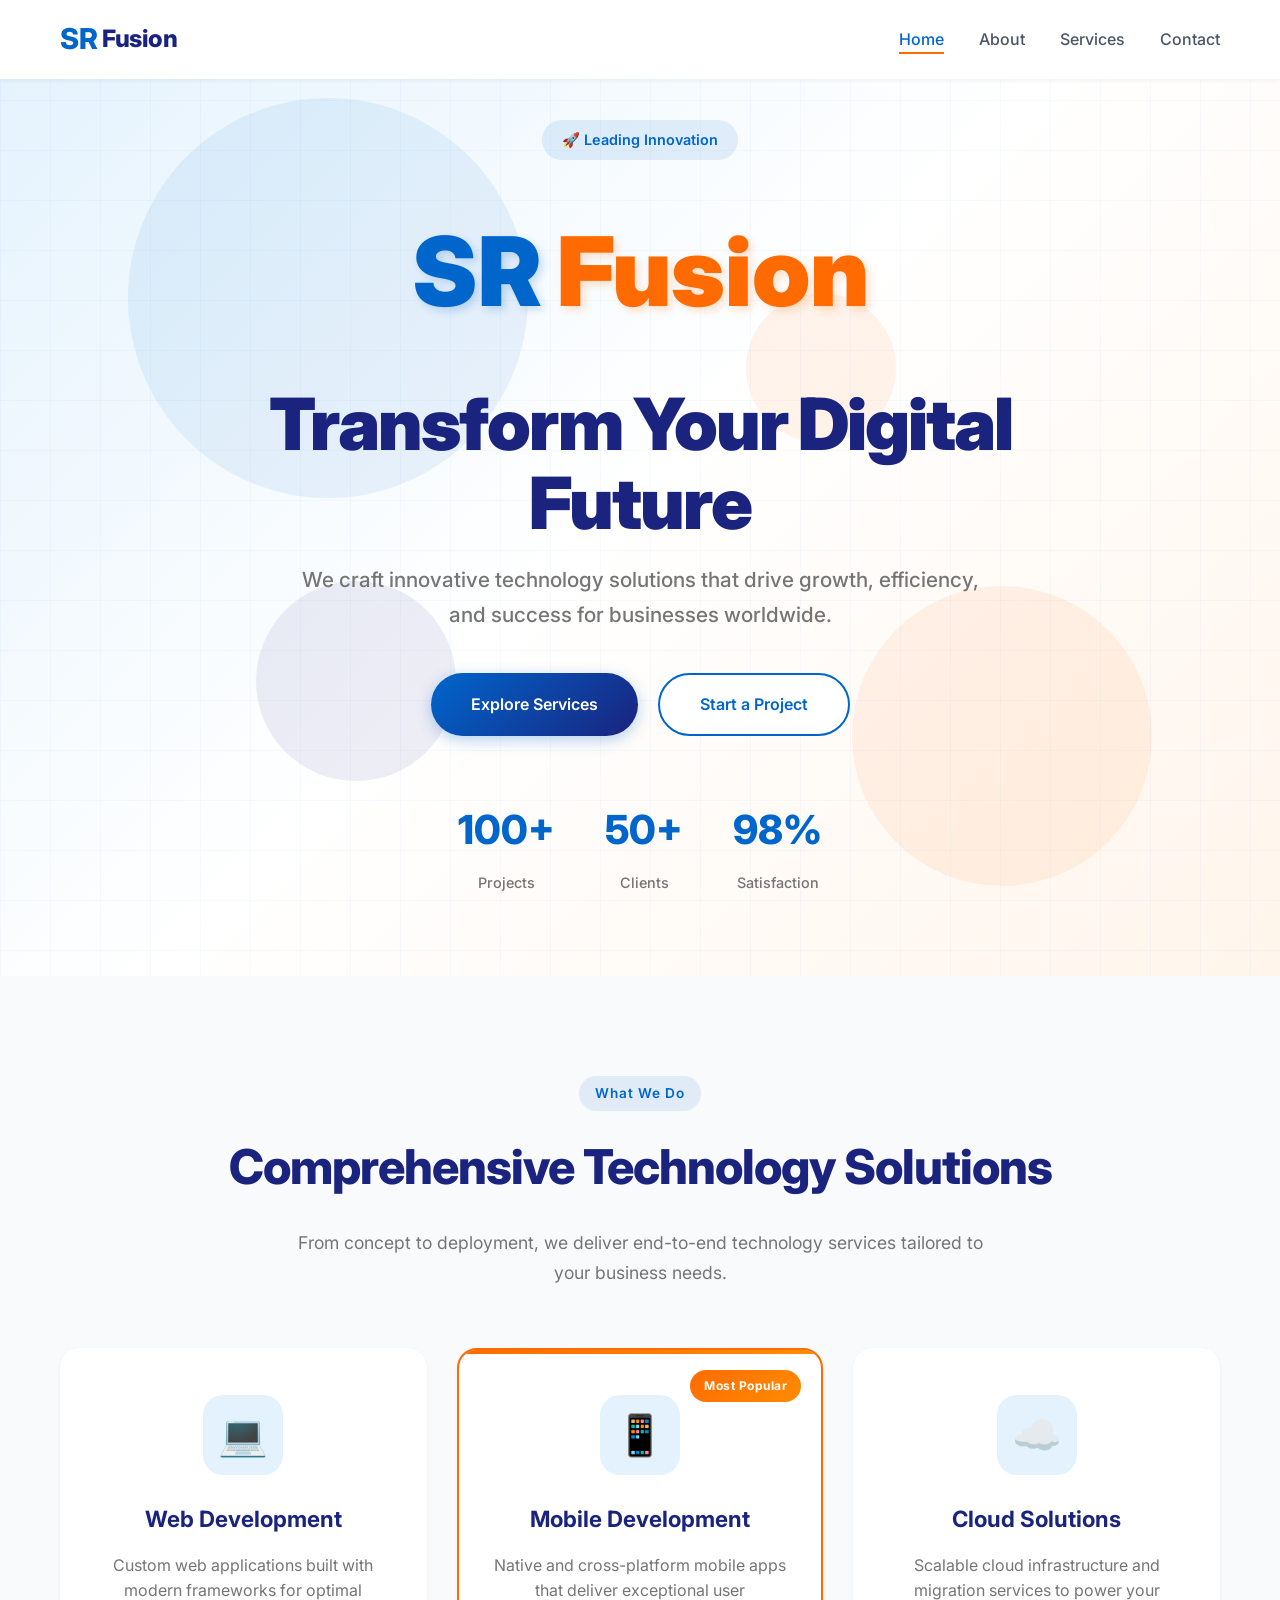
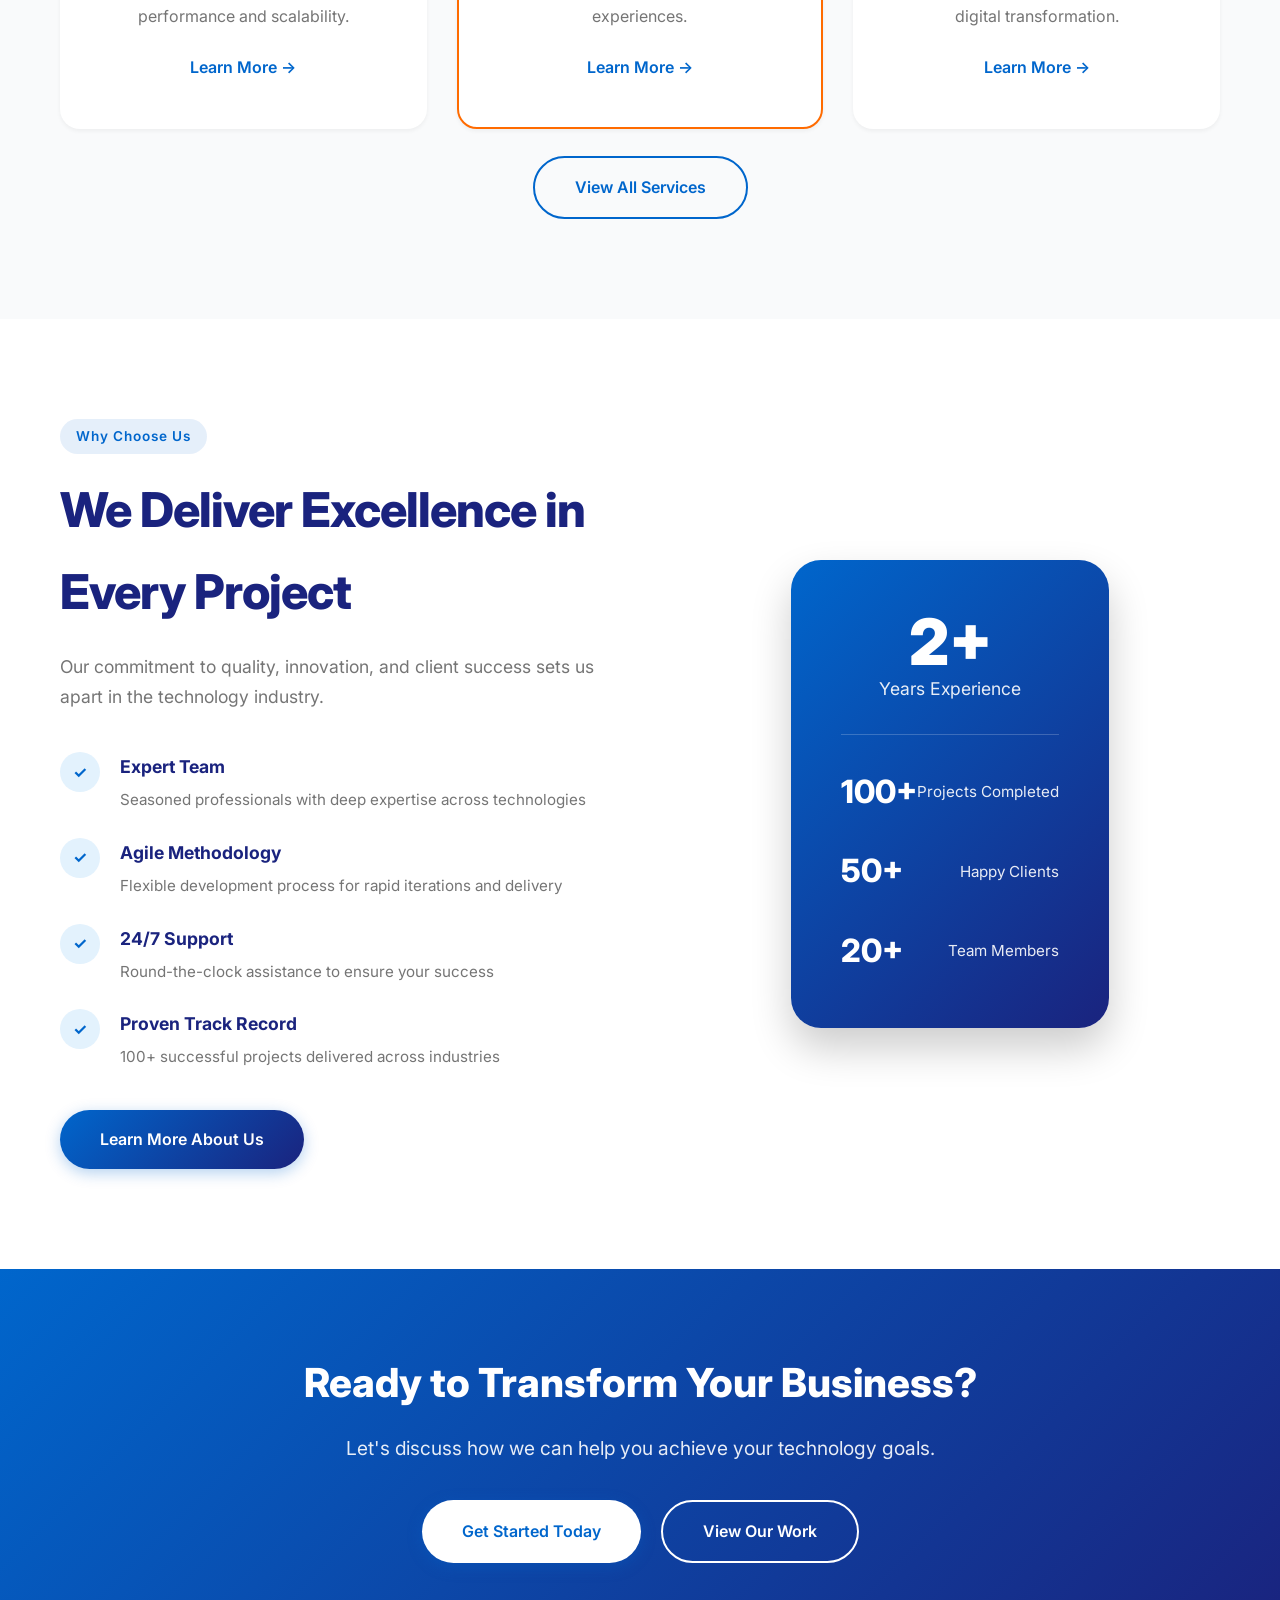
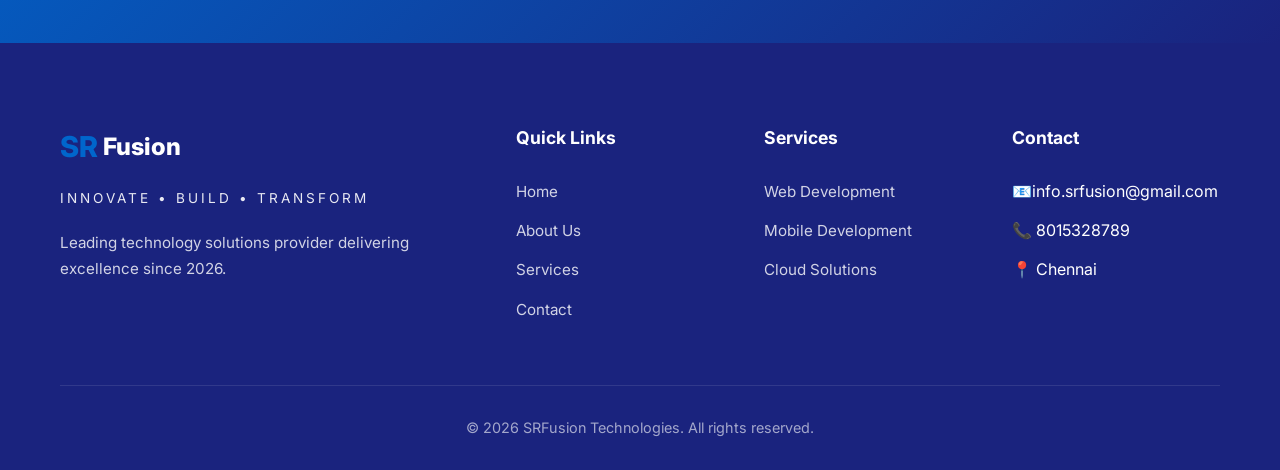
<file: index.html>
<!DOCTYPE html>
<html lang="en">
<head>
    <meta charset="UTF-8">
    <meta name="viewport" content="width=device-width, initial-scale=1.0">
    <link href="assets/SR.png" rel="icon">
    <title>SRFusion Technologies</title>
    <link rel="stylesheet" href="Css/styles.css">
    <link rel="preconnect" href="https://fonts.googleapis.com">
    <link rel="preconnect" href="https://fonts.gstatic.com" crossorigin>
    <link href="https://fonts.googleapis.com/css2?family=Inter:wght@300;400;500;600;700;800;900&family=Playfair+Display:wght@700&display=swap" rel="stylesheet">
</head>
<body>
    <!-- Navigation -->
    <nav class="navbar">
        <div class="nav-container">
            <div class="logo">
                <span class="logo-sr">SR</span>
                <span class="logo-text">Fusion</span>
            </div>
            <ul class="nav-menu">
                <li><a href="index.html" class="active">Home</a></li>
                <li><a href="about.html">About</a></li>
                <li><a href="services.html">Services</a></li>
                <li><a href="contact.html">Contact</a></li>
            </ul>
            <div class="hamburger">
                <span></span>
                <span></span>
                <span></span>
            </div>
        </div>
    </nav>

    <!-- Hero Section -->
    <section class="hero">
        <div class="hero-content">
            <div class="hero-badge">
                <span>🚀 Leading Innovation</span>
            </div>
            <div class="hero-logo">
                <div class="logo-graphic">
                    <span class="sr-s">SR</span>
                    <span class="sr-r">Fusion</span>
                </div>
            </div>
            <h1 class="hero-title">Transform Your Digital Future</h1>
            <p class="hero-subtitle">We craft innovative technology solutions that drive growth, efficiency, and success for businesses worldwide.</p>
            <div class="hero-buttons">
                <a href="services.html" class="btn btn-primary">Explore Services</a>
                <a href="contact.html" class="btn btn-secondary">Start a Project</a>
            </div>
            <div class="hero-stats">
                <div class="hero-stat">
                    <span class="stat-number">100+</span>
                    <span class="stat-label">Projects</span>
                </div>
                <div class="hero-stat">
                    <span class="stat-number">50+</span>
                    <span class="stat-label">Clients</span>
                </div>
                <div class="hero-stat">
                    <span class="stat-number">98%</span>
                    <span class="stat-label">Satisfaction</span>
                </div>
            </div>
        </div>
        <div class="hero-background">
            <div class="floating-shape shape-1"></div>
            <div class="floating-shape shape-2"></div>
            <div class="floating-shape shape-3"></div>
            <div class="floating-shape shape-4"></div>
            <div class="grid-pattern"></div>
        </div>
    </section>

    <!-- Trusted By Section -->
    <!-- <section class="trusted-by">
        <div class="container">
            <p class="trusted-label">Trusted by innovative companies worldwide</p>
            <div class="trusted-logos">
                <div class="trust-logo">TechCorp</div>
                <div class="trust-logo">InnovateX</div>
                <div class="trust-logo">FutureLabs</div>
                <div class="trust-logo">DataFlow</div>
                <div class="trust-logo">CloudNine</div>
            </div>
        </div>
    </section> -->

    <!-- Services Preview -->
    <section class="services-preview">
        <div class="container">
            <div class="section-header">
                <span class="section-tag">What We Do</span>
                <h2 class="section-title">Comprehensive Technology Solutions</h2>
                <p class="section-description">From concept to deployment, we deliver end-to-end technology services tailored to your business needs.</p>
            </div>
            <div class="services-grid">
                <div class="service-card premium">
                    <div class="service-icon-wrapper">
                        <span class="service-icon">💻</span>
                    </div>
                    <h3>Web Development</h3>
                    <p>Custom web applications built with modern frameworks for optimal performance and scalability.</p>
                    <a href="services.html" class="service-link">Learn More →</a>
                </div>
                <div class="service-card premium featured">
                    <div class="featured-badge">Most Popular</div>
                    <div class="service-icon-wrapper">
                        <span class="service-icon">📱</span>
                    </div>
                    <h3>Mobile Development</h3>
                    <p>Native and cross-platform mobile apps that deliver exceptional user experiences.</p>
                    <a href="services.html" class="service-link">Learn More →</a>
                </div>
                <div class="service-card premium">
                    <div class="service-icon-wrapper">
                        <span class="service-icon">☁️</span>
                    </div>
                    <h3>Cloud Solutions</h3>
                    <p>Scalable cloud infrastructure and migration services to power your digital transformation.</p>
                    <a href="services.html" class="service-link">Learn More →</a>
                </div>
            </div>
            <br>
            <div class="text-center">
                <a href="services.html" class="btn btn-outline">View All Services</a>
            </div>
        </div>
    </section>

    <!-- Why Choose Us -->
    <section class="why-choose">
        <div class="container">
            <div class="why-content">
                <div class="why-text">
                    <span class="section-tag">Why Choose Us</span>
                    <h2 class="section-title">We Deliver Excellence in Every Project</h2>
                    <p class="section-description">Our commitment to quality, innovation, and client success sets us apart in the technology industry.</p>
                    
                    <div class="why-features">
                        <div class="why-feature">
                            <div class="feature-icon">✓</div>
                            <div class="feature-content">
                                <h4>Expert Team</h4>
                                <p>Seasoned professionals with deep expertise across technologies</p>
                            </div>
                        </div>
                        <div class="why-feature">
                            <div class="feature-icon">✓</div>
                            <div class="feature-content">
                                <h4>Agile Methodology</h4>
                                <p>Flexible development process for rapid iterations and delivery</p>
                            </div>
                        </div>
                        <div class="why-feature">
                            <div class="feature-icon">✓</div>
                            <div class="feature-content">
                                <h4>24/7 Support</h4>
                                <p>Round-the-clock assistance to ensure your success</p>
                            </div>
                        </div>
                        <div class="why-feature">
                            <div class="feature-icon">✓</div>
                            <div class="feature-content">
                                <h4>Proven Track Record</h4>
                                <p>100+ successful projects delivered across industries</p>
                            </div>
                        </div>
                    </div>
                    
                    <a href="about.html" class="btn btn-primary">Learn More About Us</a>
                </div>
                <div class="why-visual">
                    <div class="why-card">
                        <div class="why-card-header">
                            <span class="card-year">2+</span>
                            <span class="card-label">Years Experience</span>
                        </div>
                        <div class="why-card-body">
                            <div class="achievement">
                                <span class="achievement-number">100+</span>
                                <span class="achievement-text">Projects Completed</span>
                            </div>
                            <div class="achievement">
                                <span class="achievement-number">50+</span>
                                <span class="achievement-text">Happy Clients</span>
                            </div>
                            <div class="achievement">
                                <span class="achievement-number">20+</span>
                                <span class="achievement-text">Team Members</span>
                            </div>
                        </div>
                    </div>
                </div>
            </div>
        </div>
    </section>

    <!-- Testimonials -->
    <!-- <section class="testimonials">
        <div class="container">
            <div class="section-header">
                <span class="section-tag">Testimonials</span>
                <h2 class="section-title">What Our Clients Say</h2>
            </div>
            <div class="testimonials-grid">
                <div class="testimonial-card">
                    <div class="testimonial-rating">★★★★★</div>
                    <p class="testimonial-text">"SRFusion transformed our digital presence completely. Their team's expertise and dedication exceeded our expectations. Highly recommended!"</p>
                    <div class="testimonial-author">
                        <div class="author-avatar">JD</div>
                        <div class="author-info">
                            <span class="author-name">John Davis</span>
                            <span class="author-role">CEO, TechCorp</span>
                        </div>
                    </div>
                </div>
                <div class="testimonial-card">
                    <div class="testimonial-rating">★★★★★</div>
                    <p class="testimonial-text">"Working with SRFusion was a game-changer for our business. They delivered a mobile app that our users absolutely love."</p>
                    <div class="testimonial-author">
                        <div class="author-avatar">SM</div>
                        <div class="author-info">
                            <span class="author-name">Sarah Mitchell</span>
                            <span class="author-role">CTO, InnovateX</span>
                        </div>
                    </div>
                </div>
                <div class="testimonial-card">
                    <div class="testimonial-rating">★★★★★</div>
                    <p class="testimonial-text">"Professional, innovative, and reliable. SRFusion helped us modernize our entire technology infrastructure seamlessly."</p>
                    <div class="testimonial-author">
                        <div class="author-avatar">MK</div>
                        <div class="author-info">
                            <span class="author-name">Michael Kim</span>
                            <span class="author-role">Director, FutureLabs</span>
                        </div>
                    </div>
                </div>
            </div>
        </div>
    </section> -->

    <!-- CTA Section -->
    <section class="cta-section">
        <div class="container">
            <div class="cta-content">
                <h2>Ready to Transform Your Business?</h2>
                <p>Let's discuss how we can help you achieve your technology goals.</p>
                <div class="cta-buttons">
                    <a href="contact.html" class="btn btn-primary">Get Started Today</a>
                    <a href="services.html" class="btn btn-secondary">View Our Work</a>
                </div>
            </div>
        </div>
    </section>

    <!-- Footer -->
    <footer class="footer">
        <div class="container">
            <div class="footer-content">
                <div class="footer-brand">
                    <div class="footer-logo">
                        <span class="logo-sr">SR</span>
                        <span class="logo-text">Fusion</span>
                    </div>
                    <p class="footer-tagline">INNOVATE • BUILD • TRANSFORM</p>
                    <p class="footer-description">Leading technology solutions provider delivering excellence since 2026.</p>
                </div>
                <div class="footer-links-section">
                    <h4>Quick Links</h4>
                    <ul class="footer-links">
                        <li><a href="index.html">Home</a></li>
                        <li><a href="about.html">About Us</a></li>
                        <li><a href="services.html">Services</a></li>
                        <li><a href="contact.html">Contact</a></li>
                    </ul>
                </div>
                <div class="footer-links-section">
                    <h4>Services</h4>
                    <ul class="footer-links">
                        <li><a href="services.html">Web Development</a></li>
                        <li><a href="services.html">Mobile Development</a></li>
                        <li><a href="services.html">Cloud Solutions</a></li>
                        <!-- <li><a href="services.html">AI & ML</a></li> -->
                    </ul>
                </div>
                <div class="footer-links-section">
                    <h4>Contact</h4>
                    <ul class="footer-links">
                        <li>📧info.srfusion@gmail.com</li>
                        <li>📞 8015328789</li>
                        <li>📍 Chennai</li>
                    </ul>
                </div>
            </div>
            <div class="footer-bottom">
                <p>&copy; 2026 SRFusion Technologies. All rights reserved.</p>
            </div>
        </div>
    </footer>

    <script src="Js/script.js"></script>
</body>
</html>
</file>
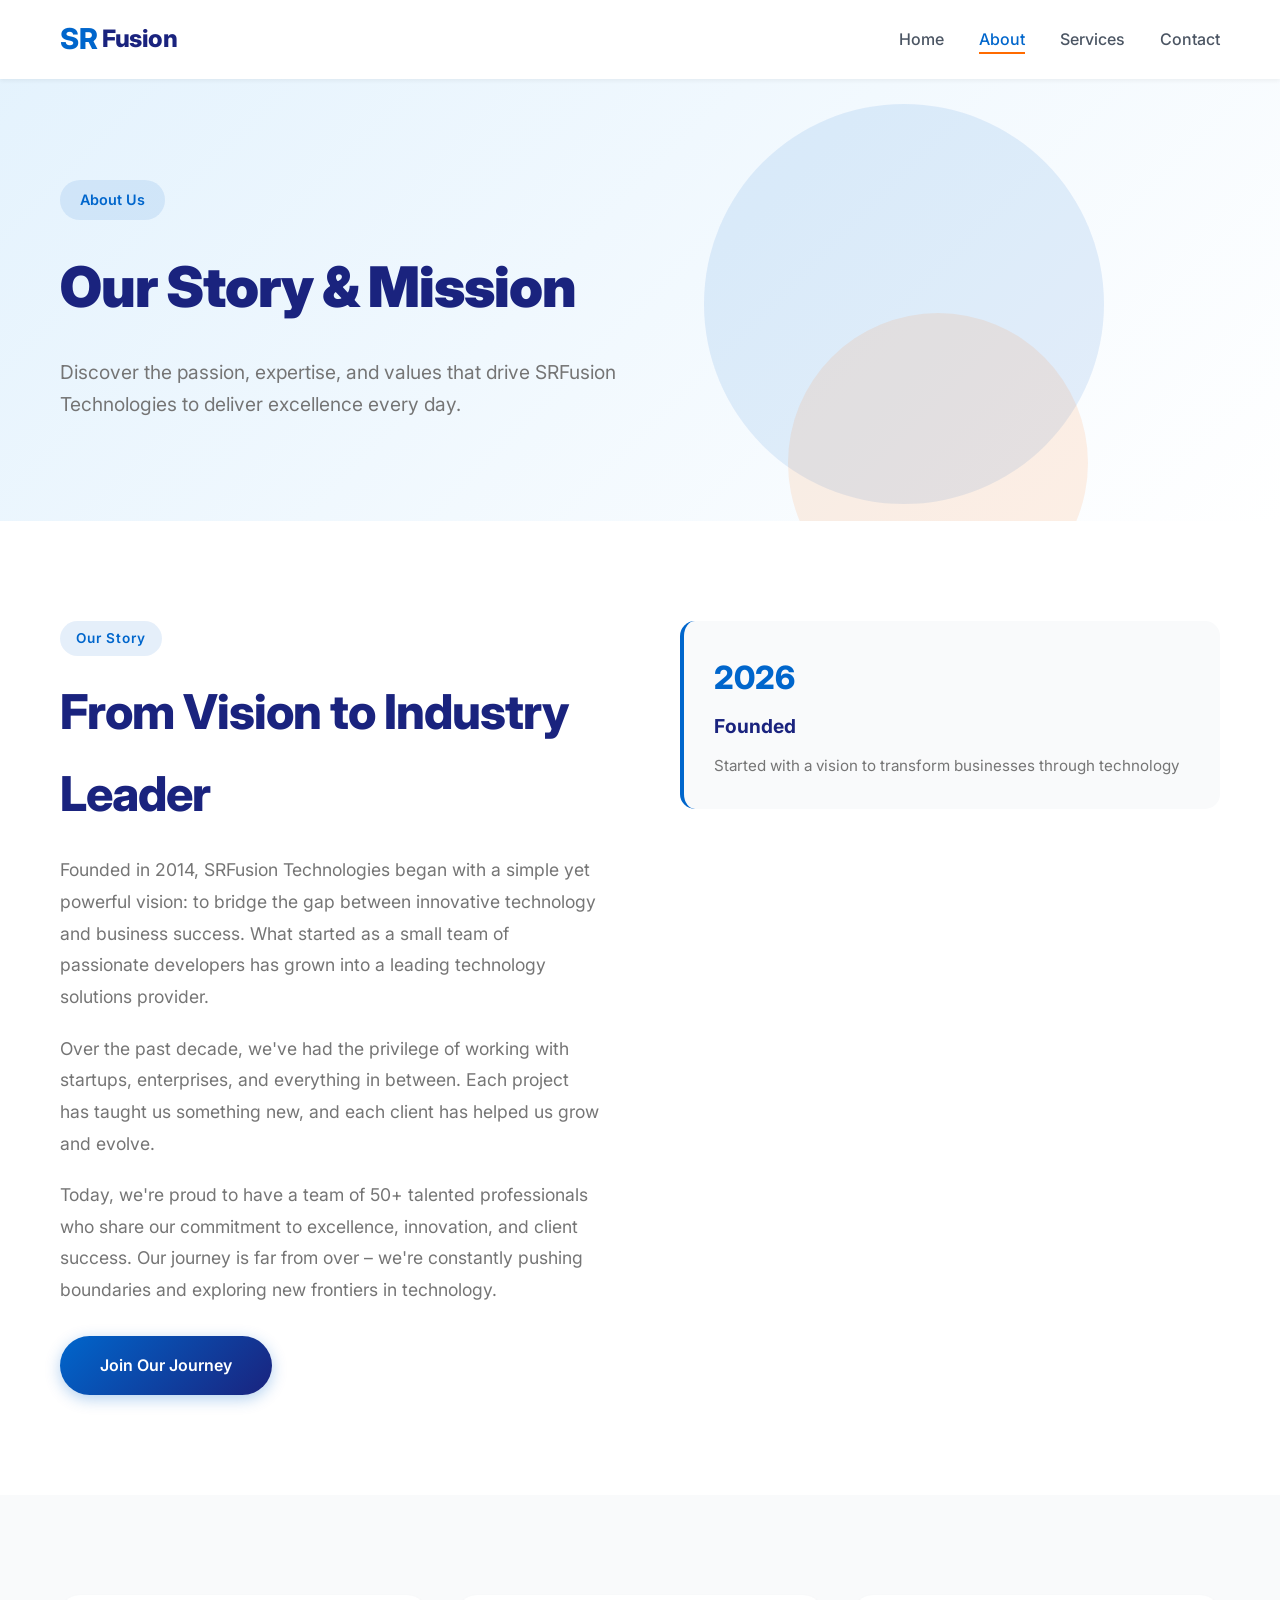
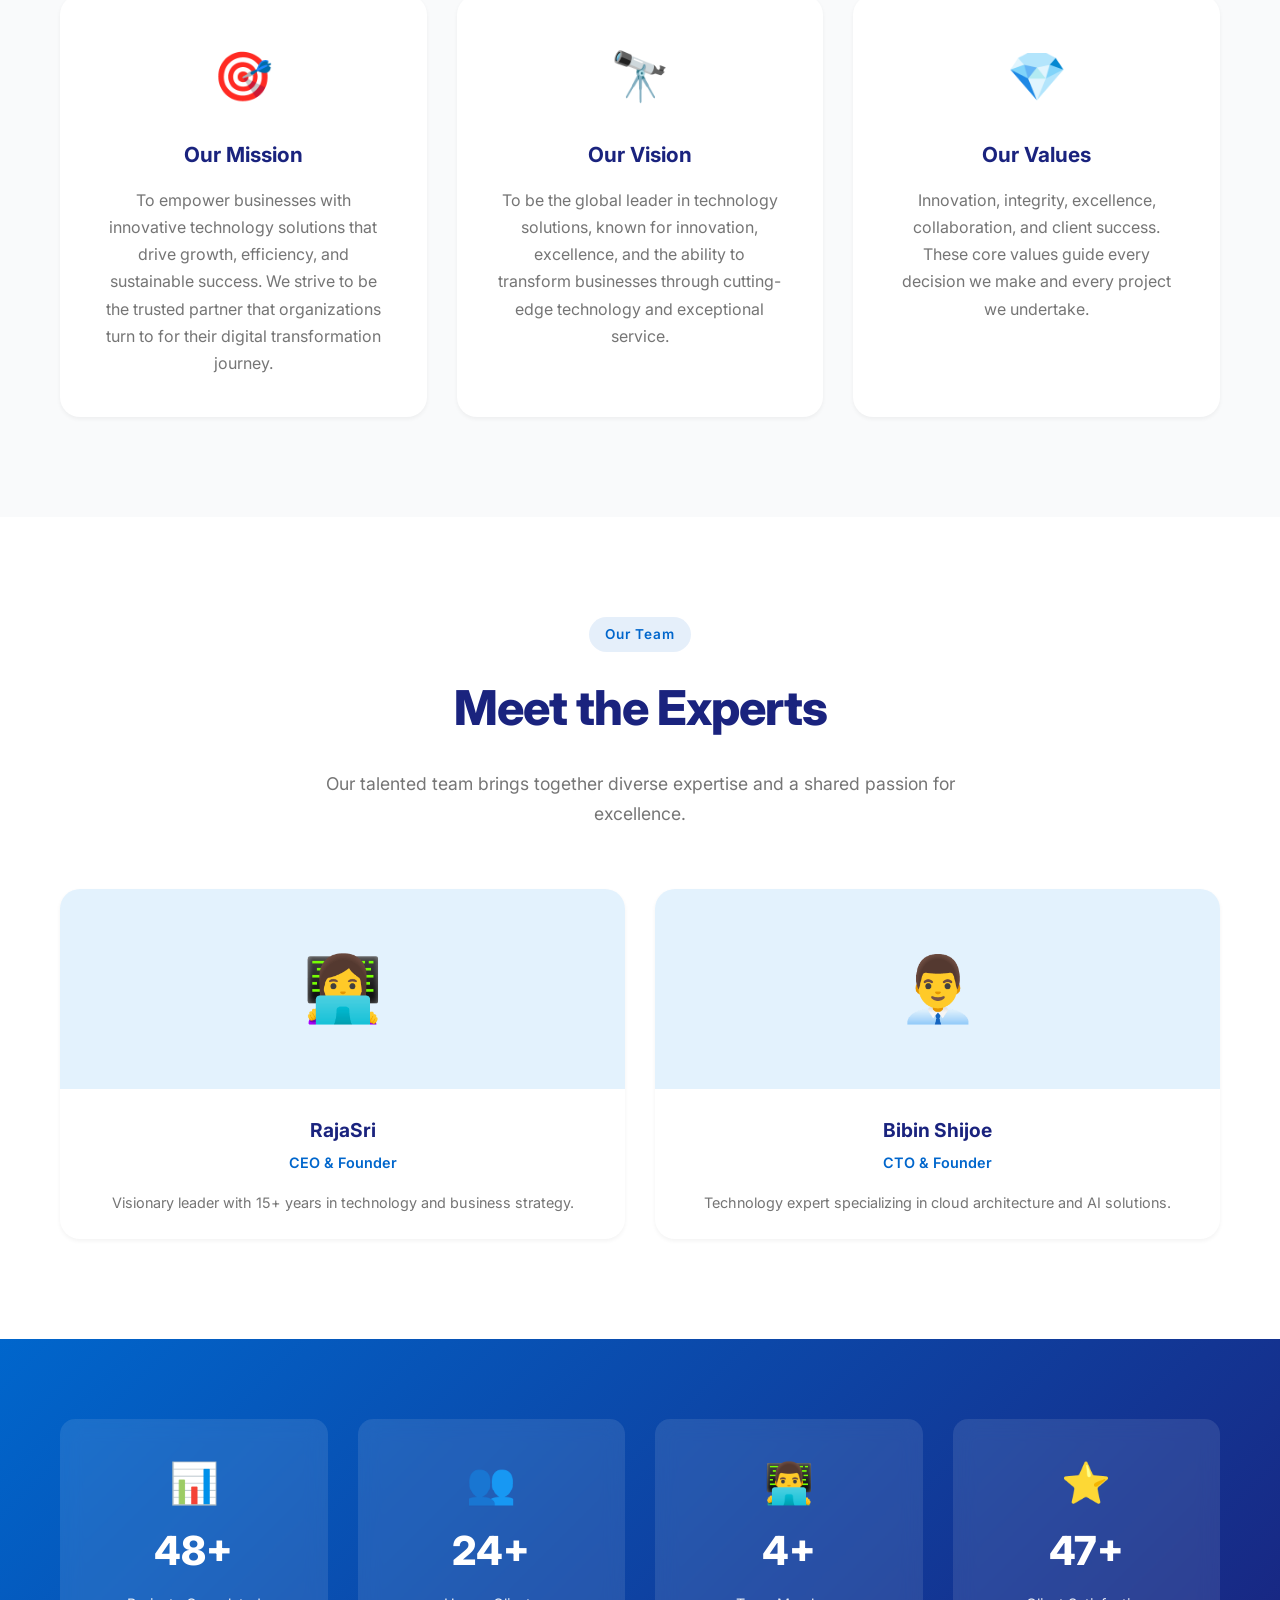
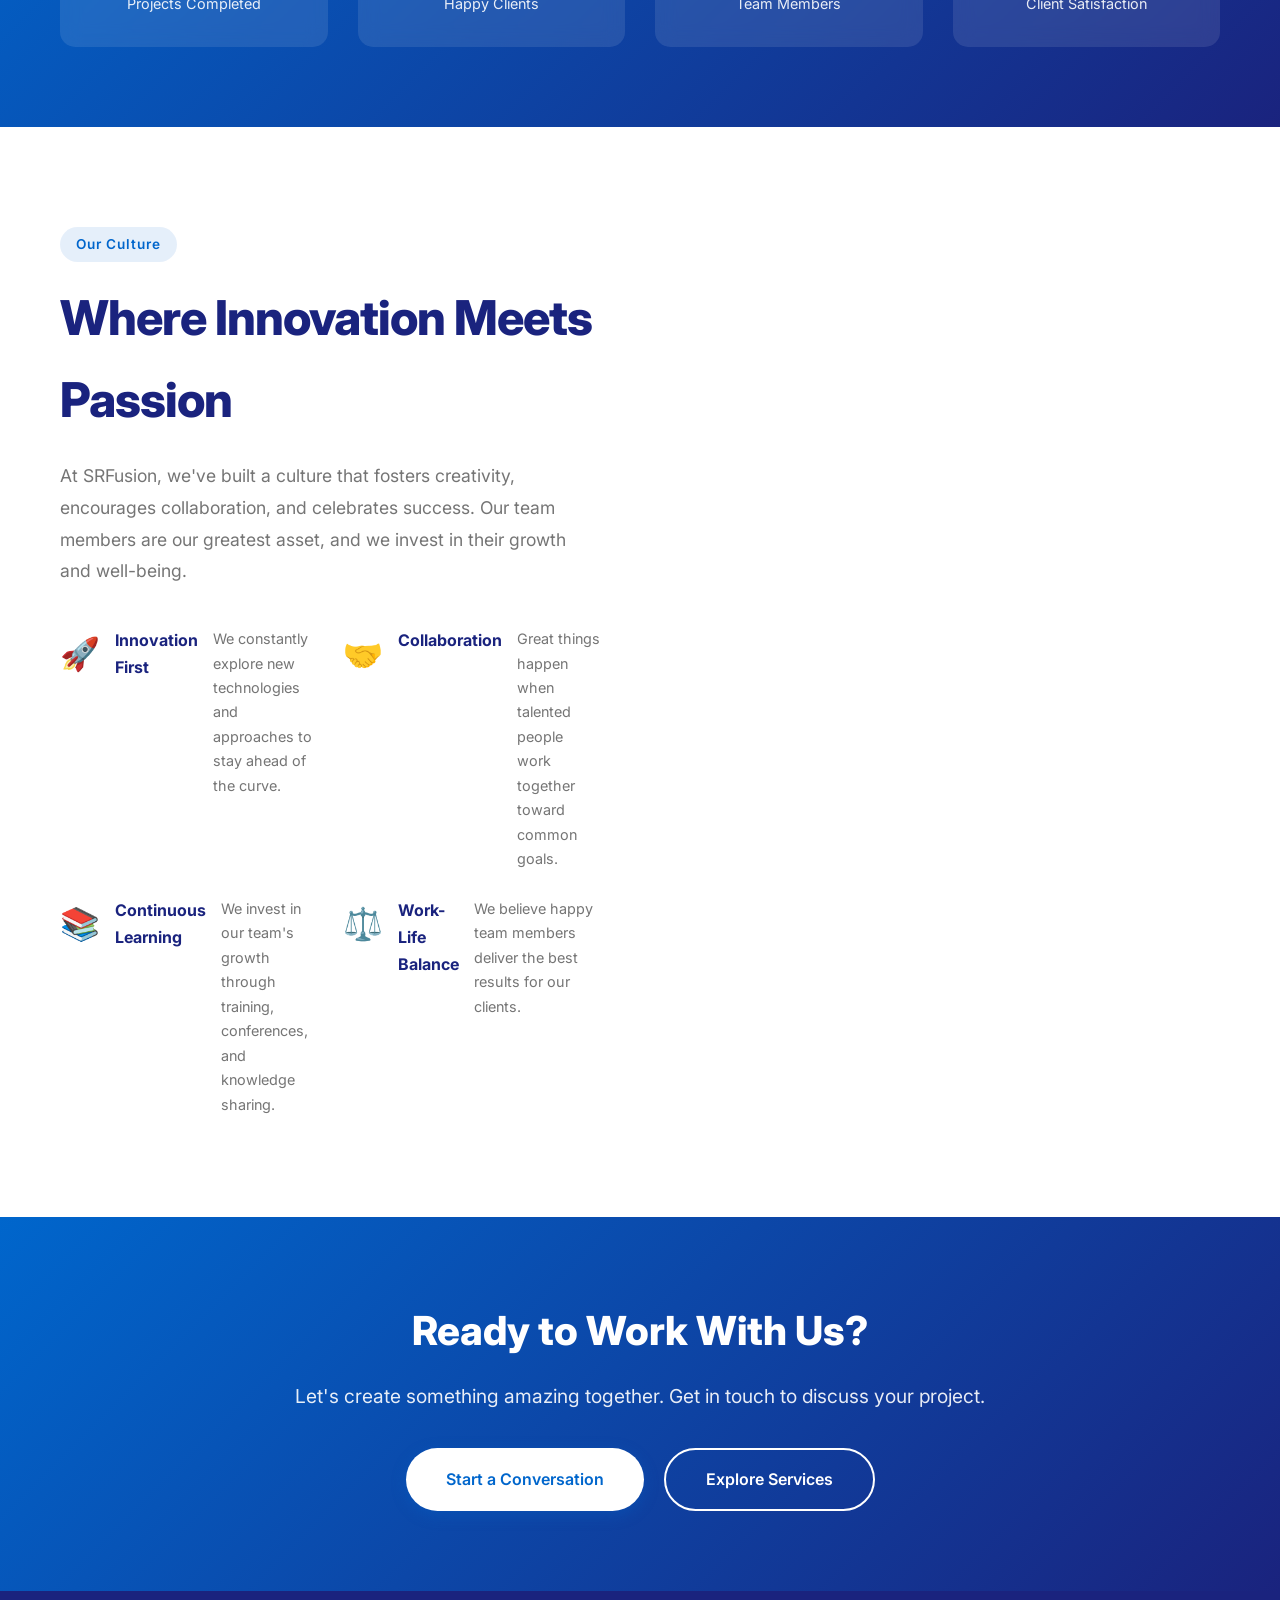
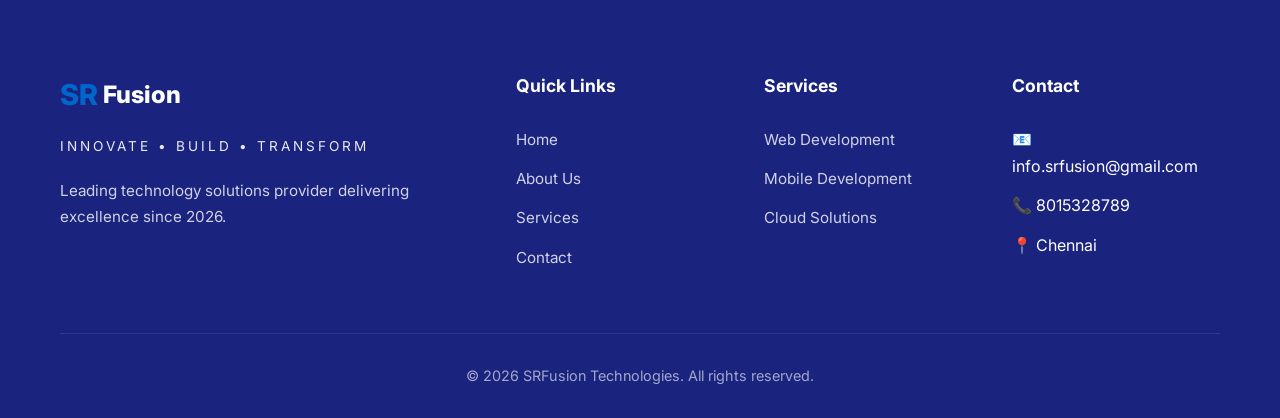
<file: about.html>
<!DOCTYPE html>
<html lang="en">
<head>
    <meta charset="UTF-8">
    <meta name="viewport" content="width=device-width, initial-scale=1.0">
    <link href="assets/SR.png" rel="icon">
    <title>SRFusion Technologies</title>
    <link rel="stylesheet" href="Css/styles.css">
    <link rel="preconnect" href="https://fonts.googleapis.com">
    <link rel="preconnect" href="https://fonts.gstatic.com" crossorigin>
    <link href="https://fonts.googleapis.com/css2?family=Inter:wght@300;400;500;600;700;800;900&family=Playfair+Display:wght@700&display=swap" rel="stylesheet">
</head>
<body>
    <!-- Navigation -->
    <nav class="navbar">
        <div class="nav-container">
            <div class="logo">
                <span class="logo-sr">SR</span>
                <span class="logo-text">Fusion</span>
            </div>
            <ul class="nav-menu">
                <li><a href="index.html">Home</a></li>
                <li><a href="about.html" class="active">About</a></li>
                <li><a href="services.html">Services</a></li>
                <li><a href="contact.html">Contact</a></li>
            </ul>
            <div class="hamburger">
                <span></span>
                <span></span>
                <span></span>
            </div>
        </div>
    </nav>

    <!-- Page Header -->
    <section class="page-header">
        <div class="container">
            <div class="page-header-content">
                <span class="page-tag">About Us</span>
                <h1 class="page-title">Our Story & Mission</h1>
                <p class="page-description">Discover the passion, expertise, and values that drive SRFusion Technologies to deliver excellence every day.</p>
            </div>
            <div class="page-header-visual">
                <div class="header-shape shape-1"></div>
                <div class="header-shape shape-2"></div>
            </div>
        </div>
    </section>

    <!-- Our Story -->
    <section class="our-story">
        <div class="container">
            <div class="story-content">
                <div class="story-text">
                    <span class="section-tag">Our Story</span>
                    <h2 class="section-title">From Vision to Industry Leader</h2>
                    <p class="story-paragraph">Founded in 2014, SRFusion Technologies began with a simple yet powerful vision: to bridge the gap between innovative technology and business success. What started as a small team of passionate developers has grown into a leading technology solutions provider.</p>
                    <p class="story-paragraph">Over the past decade, we've had the privilege of working with startups, enterprises, and everything in between. Each project has taught us something new, and each client has helped us grow and evolve.</p>
                    <p class="story-paragraph">Today, we're proud to have a team of 50+ talented professionals who share our commitment to excellence, innovation, and client success. Our journey is far from over – we're constantly pushing boundaries and exploring new frontiers in technology.</p>
                    <div class="story-cta">
                        <a href="contact.html" class="btn btn-primary">Join Our Journey</a>
                    </div>
                </div>
                <div class="story-visual">
                    <div class="story-card">
                        <div class="story-card-year">2026</div>
                        <div class="story-card-title">Founded</div>
                        <div class="story-card-desc">Started with a vision to transform businesses through technology</div>
                    </div>
                    <!-- <div class="story-card">
                        <div class="story-card-year">2018</div>
                        <div class="story-card-title">Expansion</div>
                        <div class="story-card-desc">Grew to 25+ team members and expanded service offerings</div>
                    </div>
                    <div class="story-card">
                        <div class="story-card-year">2024</div>
                        <div class="story-card-title">Industry Leader</div>
                        <div class="story-card-desc">50+ team members, 500+ projects, global client base</div>
                    </div> -->
                </div>
            </div>
        </div>
    </section>

    <!-- Mission & Vision -->
    <section class="mission-vision">
        <div class="container">
            <div class="mv-grid">
                <div class="mv-card mission">
                    <div class="mv-icon">🎯</div>
                    <h3>Our Mission</h3>
                    <p>To empower businesses with innovative technology solutions that drive growth, efficiency, and sustainable success. We strive to be the trusted partner that organizations turn to for their digital transformation journey.</p>
                </div>
                <div class="mv-card vision">
                    <div class="mv-icon">🔭</div>
                    <h3>Our Vision</h3>
                    <p>To be the global leader in technology solutions, known for innovation, excellence, and the ability to transform businesses through cutting-edge technology and exceptional service.</p>
                </div>
                <div class="mv-card values">
                    <div class="mv-icon">💎</div>
                    <h3>Our Values</h3>
                    <p>Innovation, integrity, excellence, collaboration, and client success. These core values guide every decision we make and every project we undertake.</p>
                </div>
            </div>
        </div>
    </section>

    <!-- Team Section -->
    <section class="team-section">
        <div class="container">
            <div class="section-header">
                <span class="section-tag">Our Team</span>
                <h2 class="section-title">Meet the Experts</h2>
                <p class="section-description">Our talented team brings together diverse expertise and a shared passion for excellence.</p>
            </div>
            <div class="team-grid">
                <div class="team-card">
                    <div class="team-image">
                        <div class="team-placeholder">👩‍💻</div>
                    </div>
                    <div class="team-info">
                        <h4>RajaSri</h4>
                        <span class="team-role">CEO & Founder</span>
                        <p class="team-bio">Visionary leader with 15+ years in technology and business strategy.</p>
                    </div>
                </div>
                <div class="team-card">
                    <div class="team-image">
                        <div class="team-placeholder">👨‍💼</div>
                    </div>
                    <div class="team-info">
                        <h4>Bibin Shijoe</h4>
                        <span class="team-role">CTO & Founder</span>
                        <p class="team-bio">Technology expert specializing in cloud architecture and AI solutions.</p>
                    </div>
                </div>
                <!-- <div class="team-card">
                    <div class="team-image">
                        <div class="team-placeholder">👨‍🎨</div>
                    </div>
                    <div class="team-info">
                        <h4>Michael Park</h4>
                        <span class="team-role">Creative Director</span>
                        <p class="team-bio">Award-winning designer with a passion for user experience.</p>
                    </div>
                </div>
                <div class="team-card">
                    <div class="team-image">
                        <div class="team-placeholder">👩‍🔬</div>
                    </div>
                    <div class="team-info">
                        <h4>Sarah Johnson</h4>
                        <span class="team-role">Head of Engineering</span>
                        <p class="team-bio">Engineering leader with expertise in scalable systems.</p>
                    </div>
                </div> -->
            </div>
        </div>
    </section>

    <!-- Stats Section -->
    <section class="stats-section">
        <div class="container">
            <div class="stats-grid">
                <div class="stat-item">
                    <span class="stat-icon">📊</span>
                    <span class="stat-number">100+</span>
                    <span class="stat-label">Projects Completed</span>
                </div>
                <div class="stat-item">
                    <span class="stat-icon">👥</span>
                    <span class="stat-number">50+</span>
                    <span class="stat-label">Happy Clients</span>
                </div>
                <!-- <div class="stat-item">
                    <span class="stat-icon">🌍</span>
                    <span class="stat-number">25+</span>
                    <span class="stat-label">Countries Served</span>
                </div> -->
                <div class="stat-item">
                    <span class="stat-icon">👨‍💻</span>
                    <span class="stat-number">10+</span>
                    <span class="stat-label">Team Members</span>
                </div>
                <div class="stat-item">
                    <span class="stat-icon">⭐</span>
                    <span class="stat-number">98%</span>
                    <span class="stat-label">Client Satisfaction</span>
                </div>
                <!-- <div class="stat-item">
                    <span class="stat-icon">🏆</span>
                    <span class="stat-number">15+</span>
                    <span class="stat-label">Industry Awards</span>
                </div> -->
            </div>
        </div>
    </section>

    <!-- Culture Section -->
    <section class="culture-section">
        <div class="container">
            <div class="culture-content">
                <div class="culture-text">
                    <span class="section-tag">Our Culture</span>
                    <h2 class="section-title">Where Innovation Meets Passion</h2>
                    <p class="culture-description">At SRFusion, we've built a culture that fosters creativity, encourages collaboration, and celebrates success. Our team members are our greatest asset, and we invest in their growth and well-being.</p>
                    
                    <div class="culture-values">
                        <div class="culture-value">
                            <div class="culture-icon">🚀</div>
                            <h4>Innovation First</h4>
                            <p>We constantly explore new technologies and approaches to stay ahead of the curve.</p>
                        </div>
                        <div class="culture-value">
                            <div class="culture-icon">🤝</div>
                            <h4>Collaboration</h4>
                            <p>Great things happen when talented people work together toward common goals.</p>
                        </div>
                        <div class="culture-value">
                            <div class="culture-icon">📚</div>
                            <h4>Continuous Learning</h4>
                            <p>We invest in our team's growth through training, conferences, and knowledge sharing.</p>
                        </div>
                        <div class="culture-value">
                            <div class="culture-icon">⚖️</div>
                            <h4>Work-Life Balance</h4>
                            <p>We believe happy team members deliver the best results for our clients.</p>
                        </div>
                    </div>
                </div>
                <!-- <div class="culture-visual">
                    <div class="culture-card">
                        <h3>Join Our Team</h3>
                        <p>We're always looking for talented individuals who share our passion for technology and excellence.</p>
                        <a href="contact.html" class="btn btn-primary">View Open Positions</a>
                    </div>
                </div> -->
            </div>
        </div>
    </section>

    <!-- CTA Section -->
    <section class="cta-section">
        <div class="container">
            <div class="cta-content">
                <h2>Ready to Work With Us?</h2>
                <p>Let's create something amazing together. Get in touch to discuss your project.</p>
                <div class="cta-buttons">
                    <a href="contact.html" class="btn btn-primary">Start a Conversation</a>
                    <a href="services.html" class="btn btn-secondary">Explore Services</a>
                </div>
            </div>
        </div>
    </section>

    <!-- Footer -->
    <footer class="footer">
        <div class="container">
            <div class="footer-content">
                <div class="footer-brand">
                    <div class="footer-logo">
                        <span class="logo-sr">SR</span>
                        <span class="logo-text">Fusion</span>
                    </div>
                    <p class="footer-tagline">INNOVATE • BUILD • TRANSFORM</p>
                    <p class="footer-description">Leading technology solutions provider delivering excellence since 2026.</p>
                </div>
                <div class="footer-links-section">
                    <h4>Quick Links</h4>
                    <ul class="footer-links">
                        <li><a href="index.html">Home</a></li>
                        <li><a href="about.html">About Us</a></li>
                        <li><a href="services.html">Services</a></li>
                        <li><a href="contact.html">Contact</a></li>
                    </ul>
                </div>
                <div class="footer-links-section">
                    <h4>Services</h4>
                    <ul class="footer-links">
                        <li><a href="services.html">Web Development</a></li>
                        <li><a href="services.html">Mobile Development</a></li>
                        <li><a href="services.html">Cloud Solutions</a></li>
                        <!-- <li><a href="services.html">AI & ML</a></li> -->
                    </ul>
                </div>
                <div class="footer-links-section">
                    <h4>Contact</h4>
                    <ul class="footer-links">
                        <li>📧 info.srfusion@gmail.com</li>
                        <li>📞 8015328789</li>
                        <li>📍 Chennai</li>
                    </ul>
                </div>
            </div>
            <div class="footer-bottom">
                <p>&copy; 2026 SRFusion Technologies. All rights reserved.</p>
            </div>
        </div>
    </footer>
    
    <script src="Js/script.js"></script>
</body>
</html>
</file>
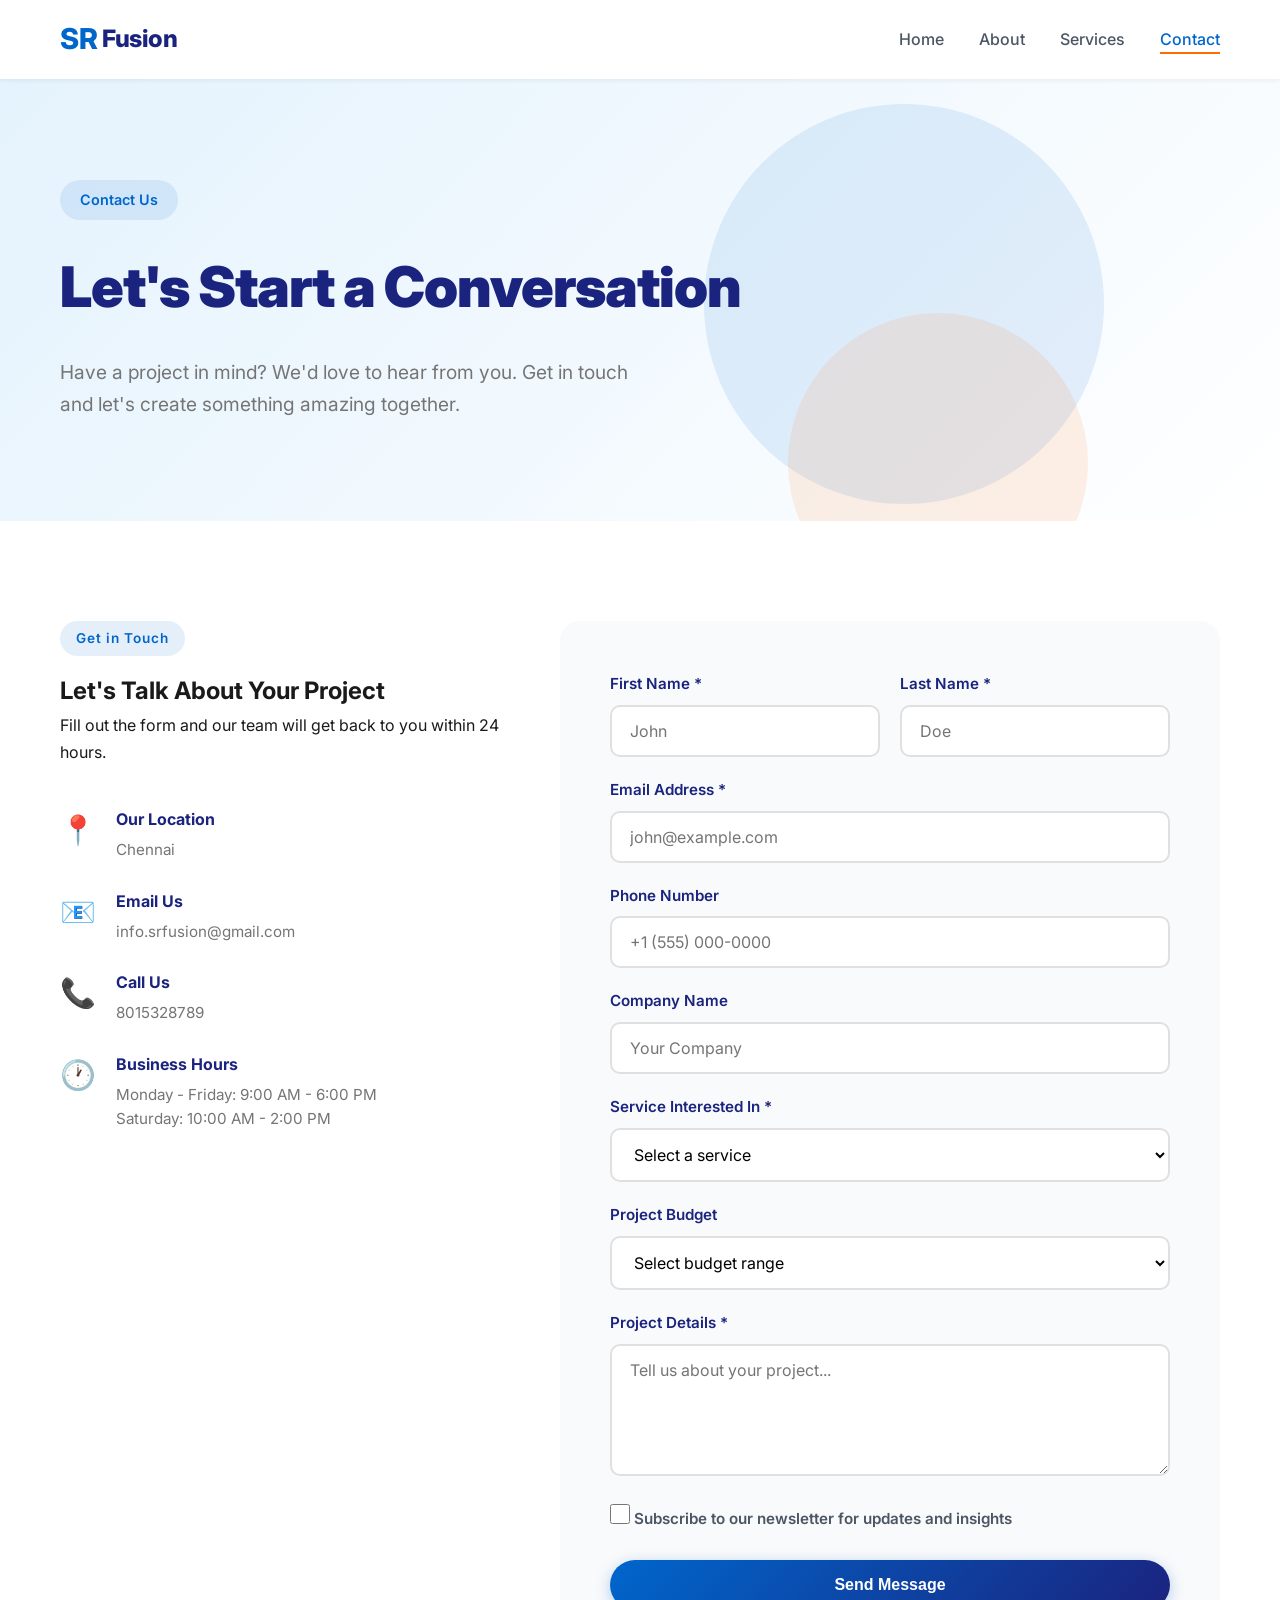
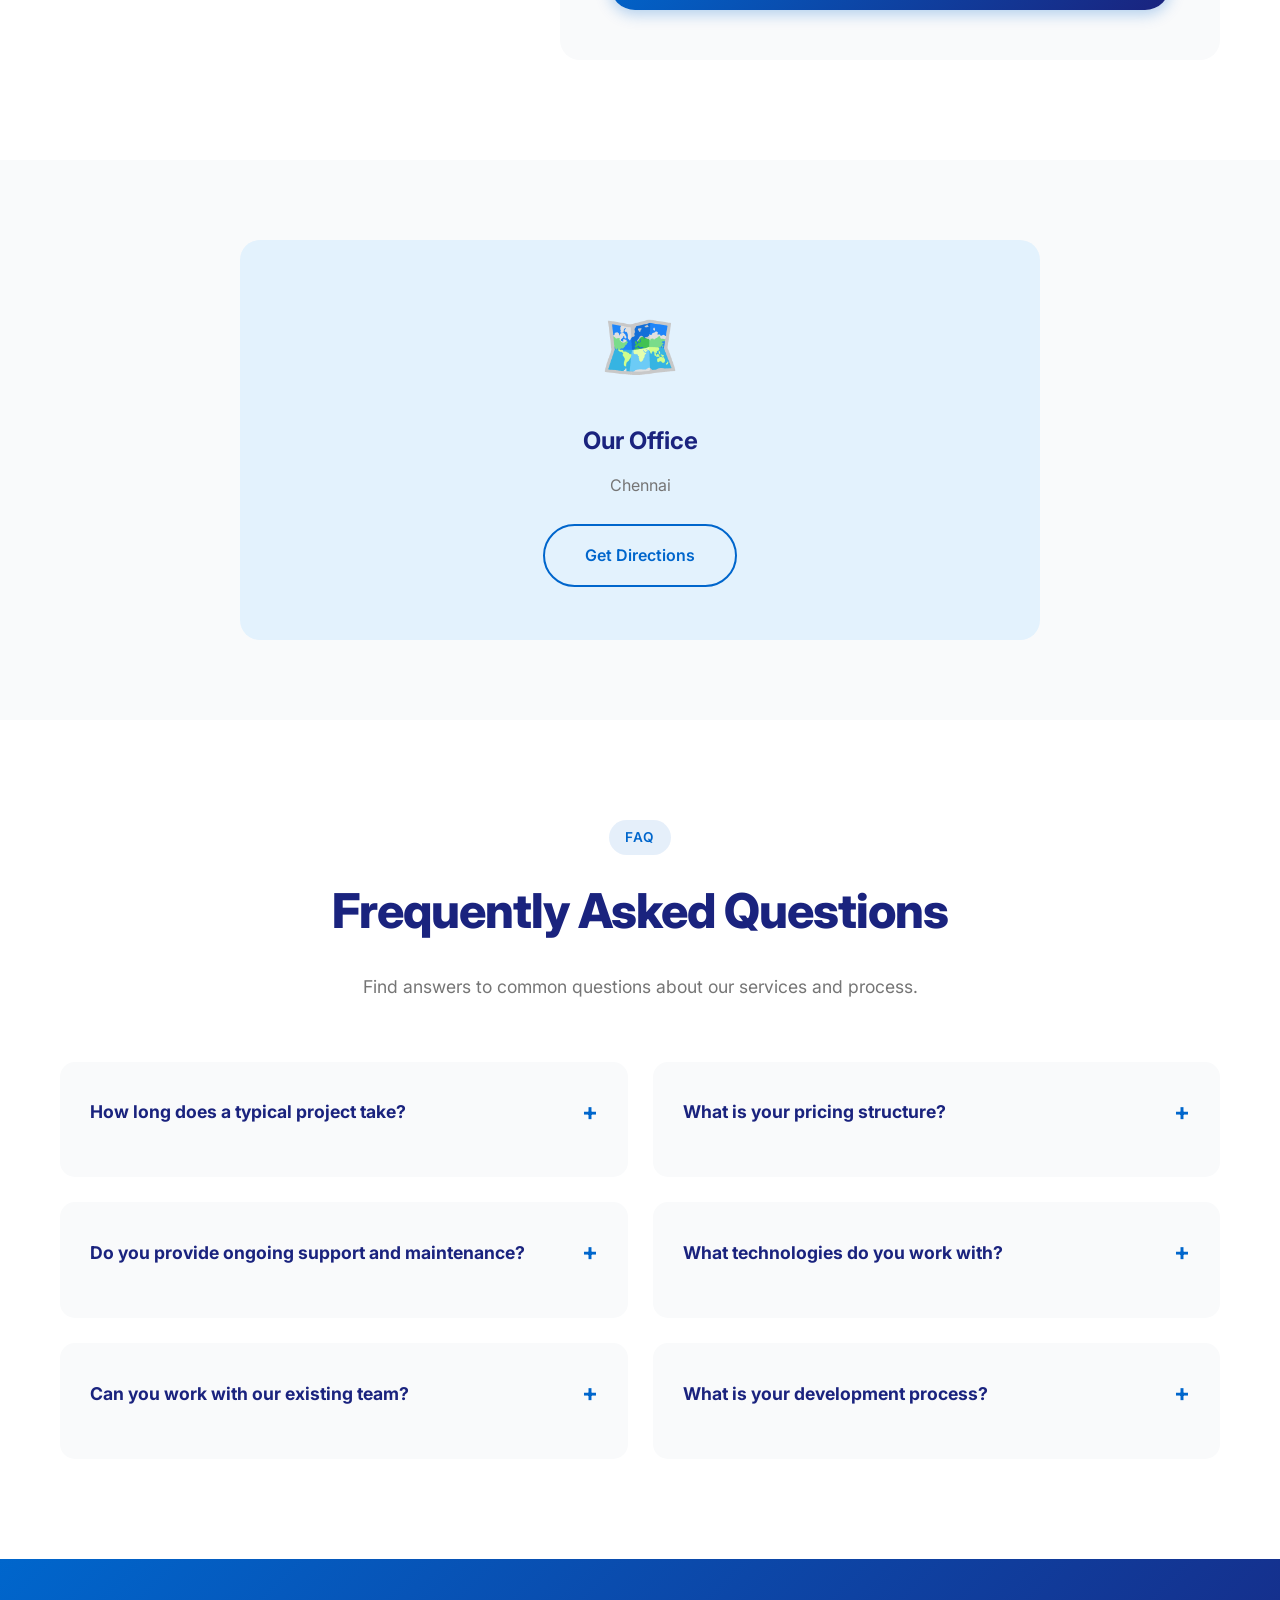
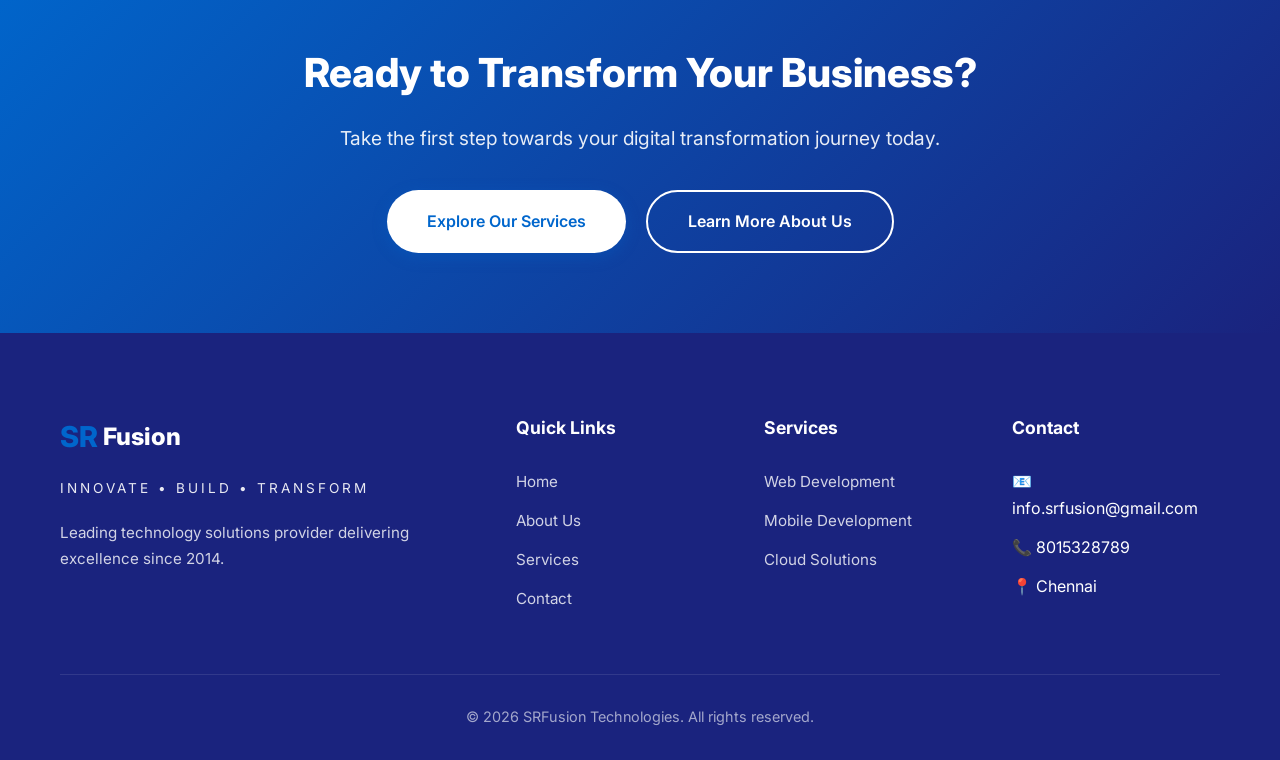
<file: contact.html>
<!DOCTYPE html>
<html lang="en">
<head>
    <meta charset="UTF-8">
    <meta name="viewport" content="width=device-width, initial-scale=1.0">
    <link href="assets/SR.png" rel="icon">
    <title>SRFusion Technologies</title>
    <link rel="stylesheet" href="Css/styles.css">
    <link rel="preconnect" href="https://fonts.googleapis.com">
    <link rel="preconnect" href="https://fonts.gstatic.com" crossorigin>
    <link href="https://fonts.googleapis.com/css2?family=Inter:wght@300;400;500;600;700;800;900&family=Playfair+Display:wght@700&display=swap" rel="stylesheet">
</head>
<body>
    <!-- Navigation -->
    <nav class="navbar">
        <div class="nav-container">
            <div class="logo">
                <span class="logo-sr">SR</span>
                <span class="logo-text">Fusion</span>
            </div>
            <ul class="nav-menu">
                <li><a href="index.html">Home</a></li>
                <li><a href="about.html">About</a></li>
                <li><a href="services.html">Services</a></li>
                <li><a href="contact.html" class="active">Contact</a></li>
            </ul>
            <div class="hamburger">
                <span></span>
                <span></span>
                <span></span>
            </div>
        </div>
    </nav>

    <!-- Page Header -->
    <section class="page-header">
        <div class="container">
            <div class="page-header-content">
                <span class="page-tag">Contact Us</span>
                <h1 class="page-title">Let's Start a Conversation</h1>
                <p class="page-description">Have a project in mind? We'd love to hear from you. Get in touch and let's create something amazing together.</p>
            </div>
            <div class="page-header-visual">
                <div class="header-shape shape-1"></div>
                <div class="header-shape shape-2"></div>
            </div>
        </div>
    </section>

    <!-- Contact Section -->
    <section class="contact-section">
        <div class="container">
            <div class="contact-layout">
                <!-- Contact Info -->
                <div class="contact-info">
                    <div class="contact-info-header">
                        <span class="section-tag">Get in Touch</span>
                        <h2>Let's Talk About Your Project</h2>
                        <p>Fill out the form and our team will get back to you within 24 hours.</p>
                    </div>
                    
                    <div class="contact-details">
                        <div class="contact-item">
                            <div class="contact-icon">📍</div>
                            <div class="contact-text">
                                <h4>Our Location</h4>
                                <p>Chennai</p>
                            </div>
                        </div>
                        <div class="contact-item">
                            <div class="contact-icon">📧</div>
                            <div class="contact-text">
                                <h4>Email Us</h4>
                                <p>info.srfusion@gmail.com</p>
                            </div>
                        </div>
                        <div class="contact-item">
                            <div class="contact-icon">📞</div>
                            <div class="contact-text">
                                <h4>Call Us</h4>
                                <p>8015328789</p>
                            </div>
                        </div>
                        <div class="contact-item">
                            <div class="contact-icon">🕐</div>
                            <div class="contact-text">
                                <h4>Business Hours</h4>
                                <p>Monday - Friday: 9:00 AM - 6:00 PM<br>Saturday: 10:00 AM - 2:00 PM</p>
                            </div>
                        </div>
                    </div>

                    <!-- <div class="social-links">
                        <h4>Follow Us</h4>
                        <div class="social-icons">
                            <a href="#" class="social-icon">LinkedIn</a>
                            <a href="#" class="social-icon">Twitter</a>
                            <a href="#" class="social-icon">Facebook</a>
                            <a href="#" class="social-icon">Instagram</a>
                        </div>
                    </div> -->
                </div>

                <!-- Contact Form -->
                <div class="contact-form-wrapper">
                    <form action="https://formspree.io/f/mgojzldy" method="POST" class="contact-form" id="contactForm">
                        <div class="form-row">
                            <div class="form-group">
                                <label for="firstName">First Name *</label>
                                <input type="text" id="firstName" name="firstName" required placeholder="John">
                            </div>
                            <div class="form-group">
                                <label for="lastName">Last Name *</label>
                                <input type="text" id="lastName" name="lastName" required placeholder="Doe">
                            </div>
                        </div>
                        <div class="form-group">
                            <label for="email">Email Address *</label>
                            <input type="email" id="email" name="email" required placeholder="john@example.com">
                        </div>
                        <div class="form-group">
                            <label for="phone">Phone Number</label>
                            <input type="tel" id="phone" name="phone" placeholder="+1 (555) 000-0000">
                        </div>
                        <div class="form-group">
                            <label for="company">Company Name</label>
                            <input type="text" id="company" name="company" placeholder="Your Company">
                        </div>
                        <div class="form-group">
                            <label for="service">Service Interested In *</label>
                            <select id="service" name="service" required>
                                <option value="">Select a service</option>
                                <option value="web">Web Development</option>
                                <option value="mobile">Mobile Development</option>
                                <option value="cloud">Cloud Solutions</option>
                                <!-- <option value="security">Cybersecurity</option>
                                <option value="ai">AI & Machine Learning</option>
                                <option value="analytics">Data Analytics</option>
                                <option value="other">Other</option> -->
                            </select>
                        </div>
                        <div class="form-group">
                            <label for="budget">Project Budget</label>
                            <select id="budget" name="budget">
                                <option value="">Select budget range</option>
                                <option value="25k">25,000</option>
                                <option value="35k">35,000</option>
                                <option value="45k">45,000</option>
                                <option value="55k">55,000</option>
                                <!-- <option value="100k+">$100,000+</option> -->
                            </select>
                        </div>
                        <div class="form-group">
                            <label for="message">Project Details *</label>
                            <textarea id="message" name="message" rows="5" required placeholder="Tell us about your project..."></textarea>
                        </div>
                        <div class="form-group checkbox-group">
                            <label class="checkbox-label">
                                <input type="checkbox" name="newsletter" id="newsletter">
                                <span>Subscribe to our newsletter for updates and insights</span>
                            </label>
                        </div>
                        <button type="submit" class="btn btn-primary btn-full">Send Message</button>
                    </form>
                </div>
            </div>
        </div>
    </section>

    <!-- Map Section -->
    <section class="map-section">
        <div class="container">
            <div class="map-wrapper">
                <div class="map-placeholder">
                    <div class="map-content">
                        <div class="map-icon">🗺️</div>
                        <h3>Our Office</h3>
                        <p>Chennai</p>
                        <a href="#" class="btn btn-outline">Get Directions</a>
                    </div>
                </div>
            </div>
        </div>
    </section>

    <!-- FAQ Section -->
    <section class="faq-section">
        <div class="container">
            <div class="section-header">
                <span class="section-tag">FAQ</span>
                <h2 class="section-title">Frequently Asked Questions</h2>
                <p class="section-description">Find answers to common questions about our services and process.</p>
            </div>
            
            <div class="faq-grid">
                <div class="faq-item">
                    <div class="faq-question">
                        <h4>How long does a typical project take?</h4>
                        <span class="faq-toggle">+</span>
                    </div>
                    <div class="faq-answer">
                        <p>Project timelines vary based on complexity and scope. A simple website might take 4-6 weeks, while complex applications can take 3-6 months. During our initial consultation, we'll provide a detailed timeline based on your specific requirements.</p>
                    </div>
                </div>
                <div class="faq-item">
                    <div class="faq-question">
                        <h4>What is your pricing structure?</h4>
                        <span class="faq-toggle">+</span>
                    </div>
                    <div class="faq-answer">
                        <p>We offer flexible pricing models including fixed-price projects, hourly rates, and retainer agreements. After understanding your needs, we'll recommend the best pricing structure for your project and provide a detailed quote.</p>
                    </div>
                </div>
                <div class="faq-item">
                    <div class="faq-question">
                        <h4>Do you provide ongoing support and maintenance?</h4>
                        <span class="faq-toggle">+</span>
                    </div>
                    <div class="faq-answer">
                        <p>Yes, we offer comprehensive support and maintenance packages to ensure your solution continues to perform optimally. Our plans include regular updates, security patches, bug fixes, and technical support.</p>
                    </div>
                </div>
                <div class="faq-item">
                    <div class="faq-question">
                        <h4>What technologies do you work with?</h4>
                        <span class="faq-toggle">+</span>
                    </div>
                    <div class="faq-answer">
                        <p>We work with a wide range of modern technologies including React, Angular, Vue.js, Node.js, Python, Java, AWS, Azure, and more. We choose the best technology stack based on your project requirements and goals.</p>
                    </div>
                </div>
                <div class="faq-item">
                    <div class="faq-question">
                        <h4>Can you work with our existing team?</h4>
                        <span class="faq-toggle">+</span>
                    </div>
                    <div class="faq-answer">
                        <p>Absolutely! We have extensive experience collaborating with in-house teams. We can integrate seamlessly with your existing processes and workflows to complement your team's expertise.</p>
                    </div>
                </div>
                <div class="faq-item">
                    <div class="faq-question">
                        <h4>What is your development process?</h4>
                        <span class="faq-toggle">+</span>
                    </div>
                    <div class="faq-answer">
                        <p>We follow an agile development methodology with regular sprints, continuous feedback, and iterative delivery. This ensures we can adapt to changing requirements and deliver value throughout the project lifecycle.</p>
                    </div>
                </div>
            </div>
        </div>
    </section>

    <!-- CTA Section -->
    <section class="cta-section">
        <div class="container">
            <div class="cta-content">
                <h2>Ready to Transform Your Business?</h2>
                <p>Take the first step towards your digital transformation journey today.</p>
                <div class="cta-buttons">
                    <a href="services.html" class="btn btn-primary">Explore Our Services</a>
                    <a href="about.html" class="btn btn-secondary">Learn More About Us</a>
                </div>
            </div>
        </div>
    </section>

    <!-- Footer -->
    <footer class="footer">
        <div class="container">
            <div class="footer-content">
                <div class="footer-brand">
                    <div class="footer-logo">
                        <span class="logo-sr">SR</span>
                        <span class="logo-text">Fusion</span>
                    </div>
                    <p class="footer-tagline">INNOVATE • BUILD • TRANSFORM</p>
                    <p class="footer-description">Leading technology solutions provider delivering excellence since 2014.</p>
                </div>
                <div class="footer-links-section">
                    <h4>Quick Links</h4>
                    <ul class="footer-links">
                        <li><a href="index.html">Home</a></li>
                        <li><a href="about.html">About Us</a></li>
                        <li><a href="services.html">Services</a></li>
                        <li><a href="contact.html">Contact</a></li>
                    </ul>
                </div>
                <div class="footer-links-section">
                    <h4>Services</h4>
                    <ul class="footer-links">
                        <li><a href="services.html">Web Development</a></li>
                        <li><a href="services.html">Mobile Development</a></li>
                        <li><a href="services.html">Cloud Solutions</a></li>
                        <!-- <li><a href="services.html">AI & ML</a></li> -->
                    </ul>
                </div>
                <div class="footer-links-section">
                    <h4>Contact</h4>
                    <ul class="footer-links">
                        <li>📧 info.srfusion@gmail.com</li>
                        <li>📞 8015328789</li>
                        <li>📍 Chennai</li>
                    </ul>
                </div>
            </div>
            <div class="footer-bottom">
                <p>&copy; 2026 SRFusion Technologies. All rights reserved.</p>
            </div>
        </div>
    </footer>

    <script src="Js/script.js"></script>
</body>
</html>
</file>
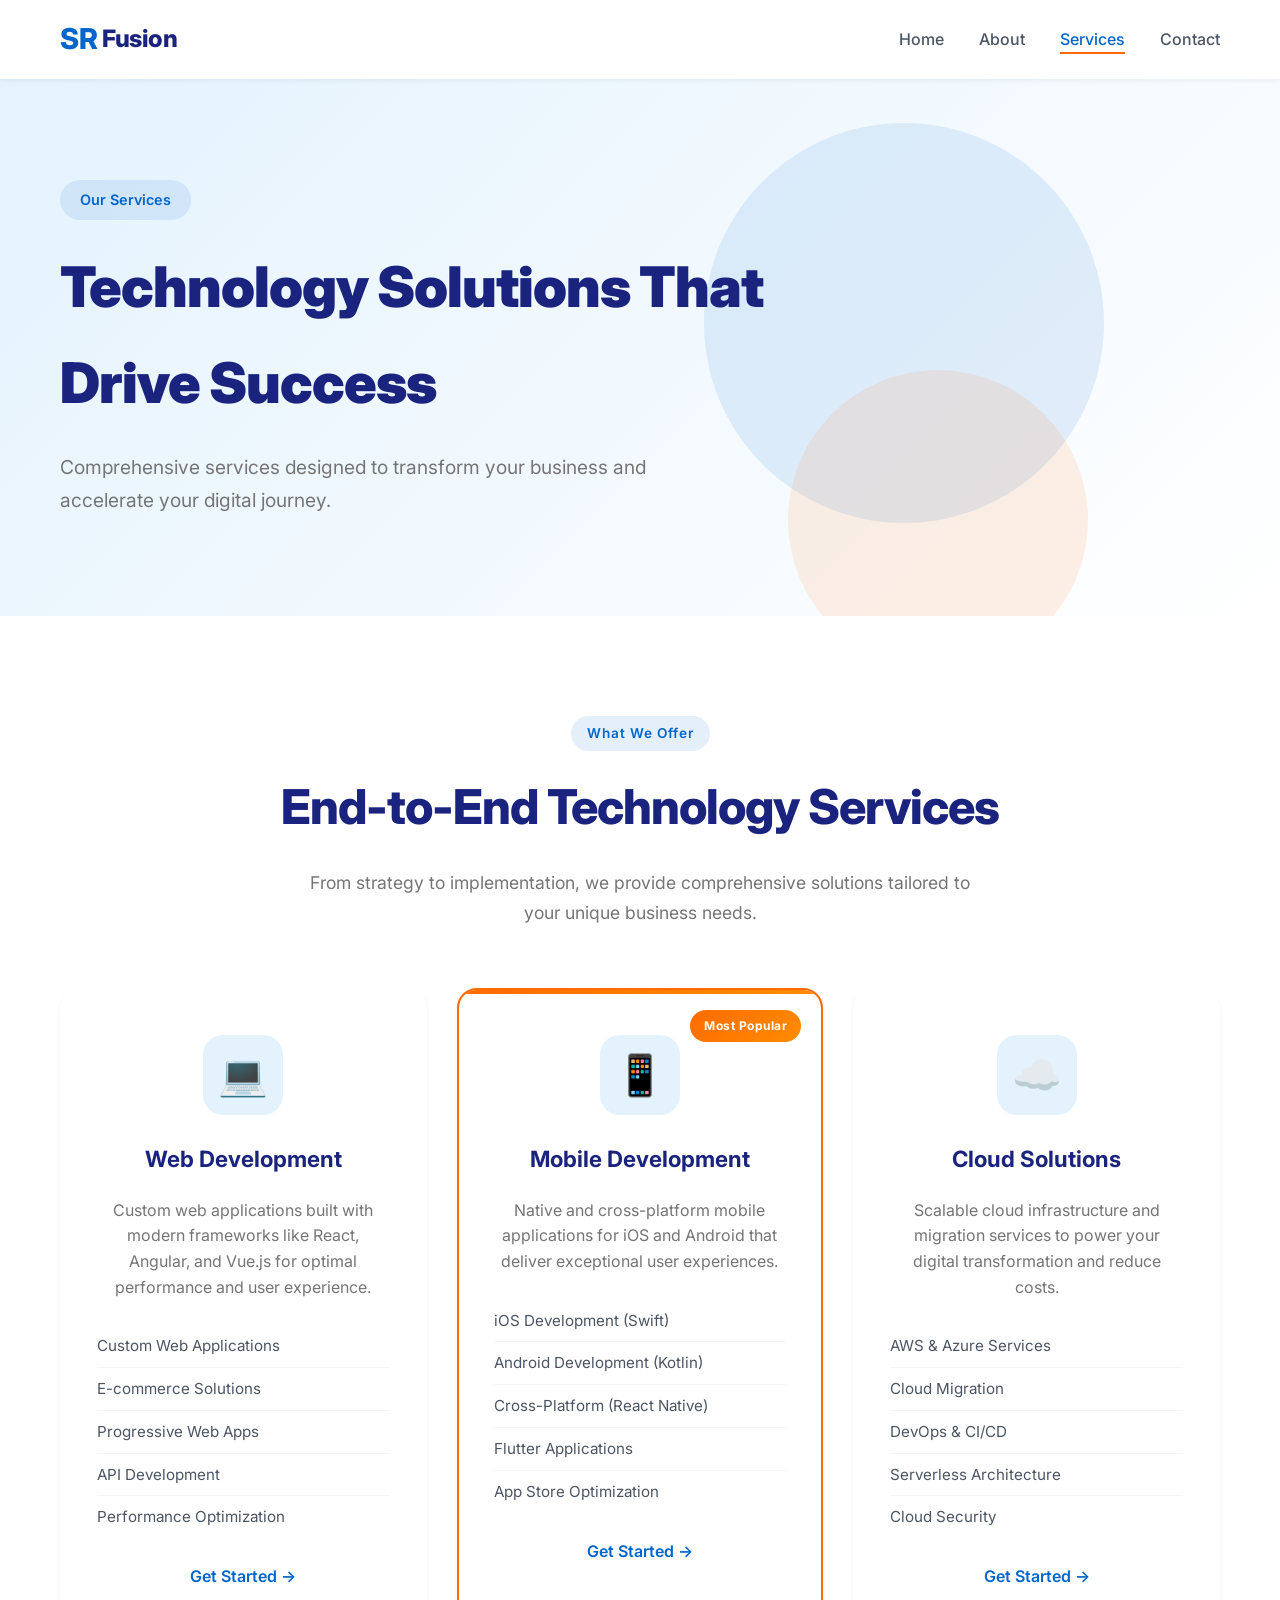
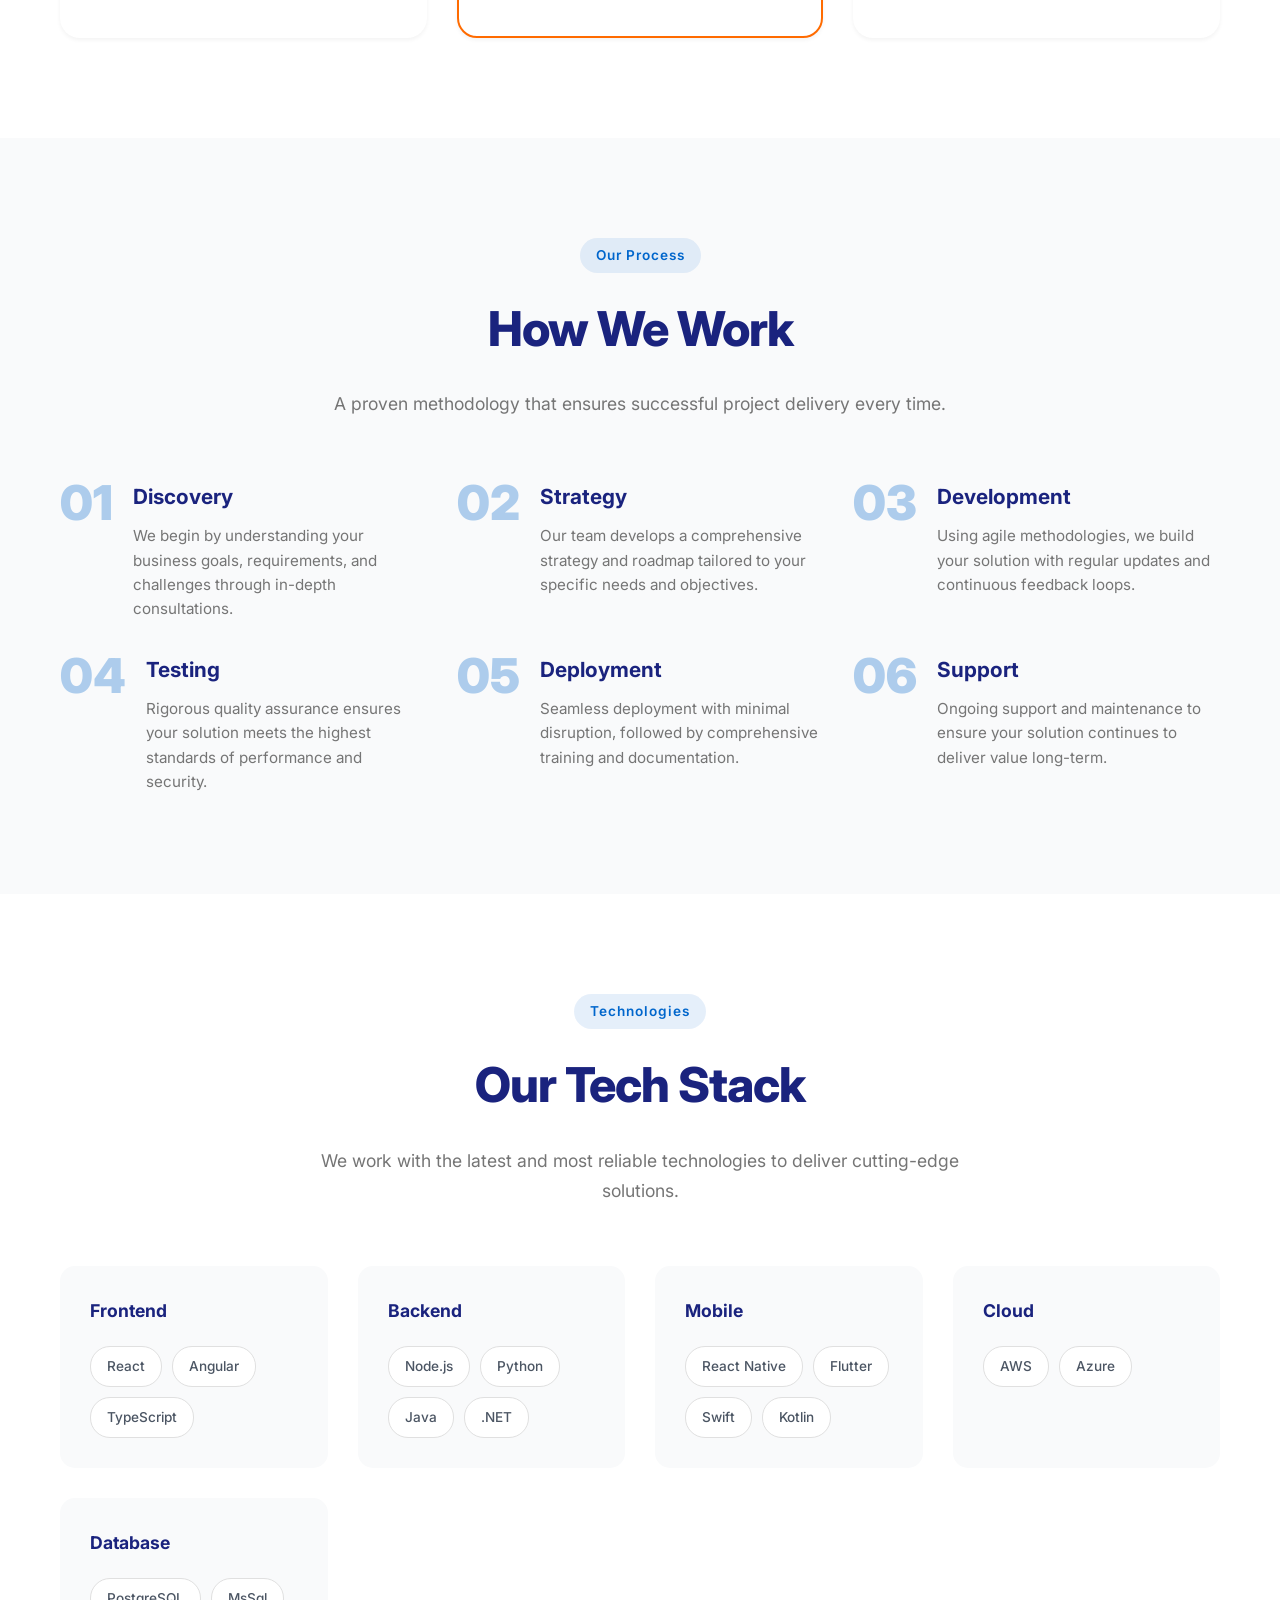
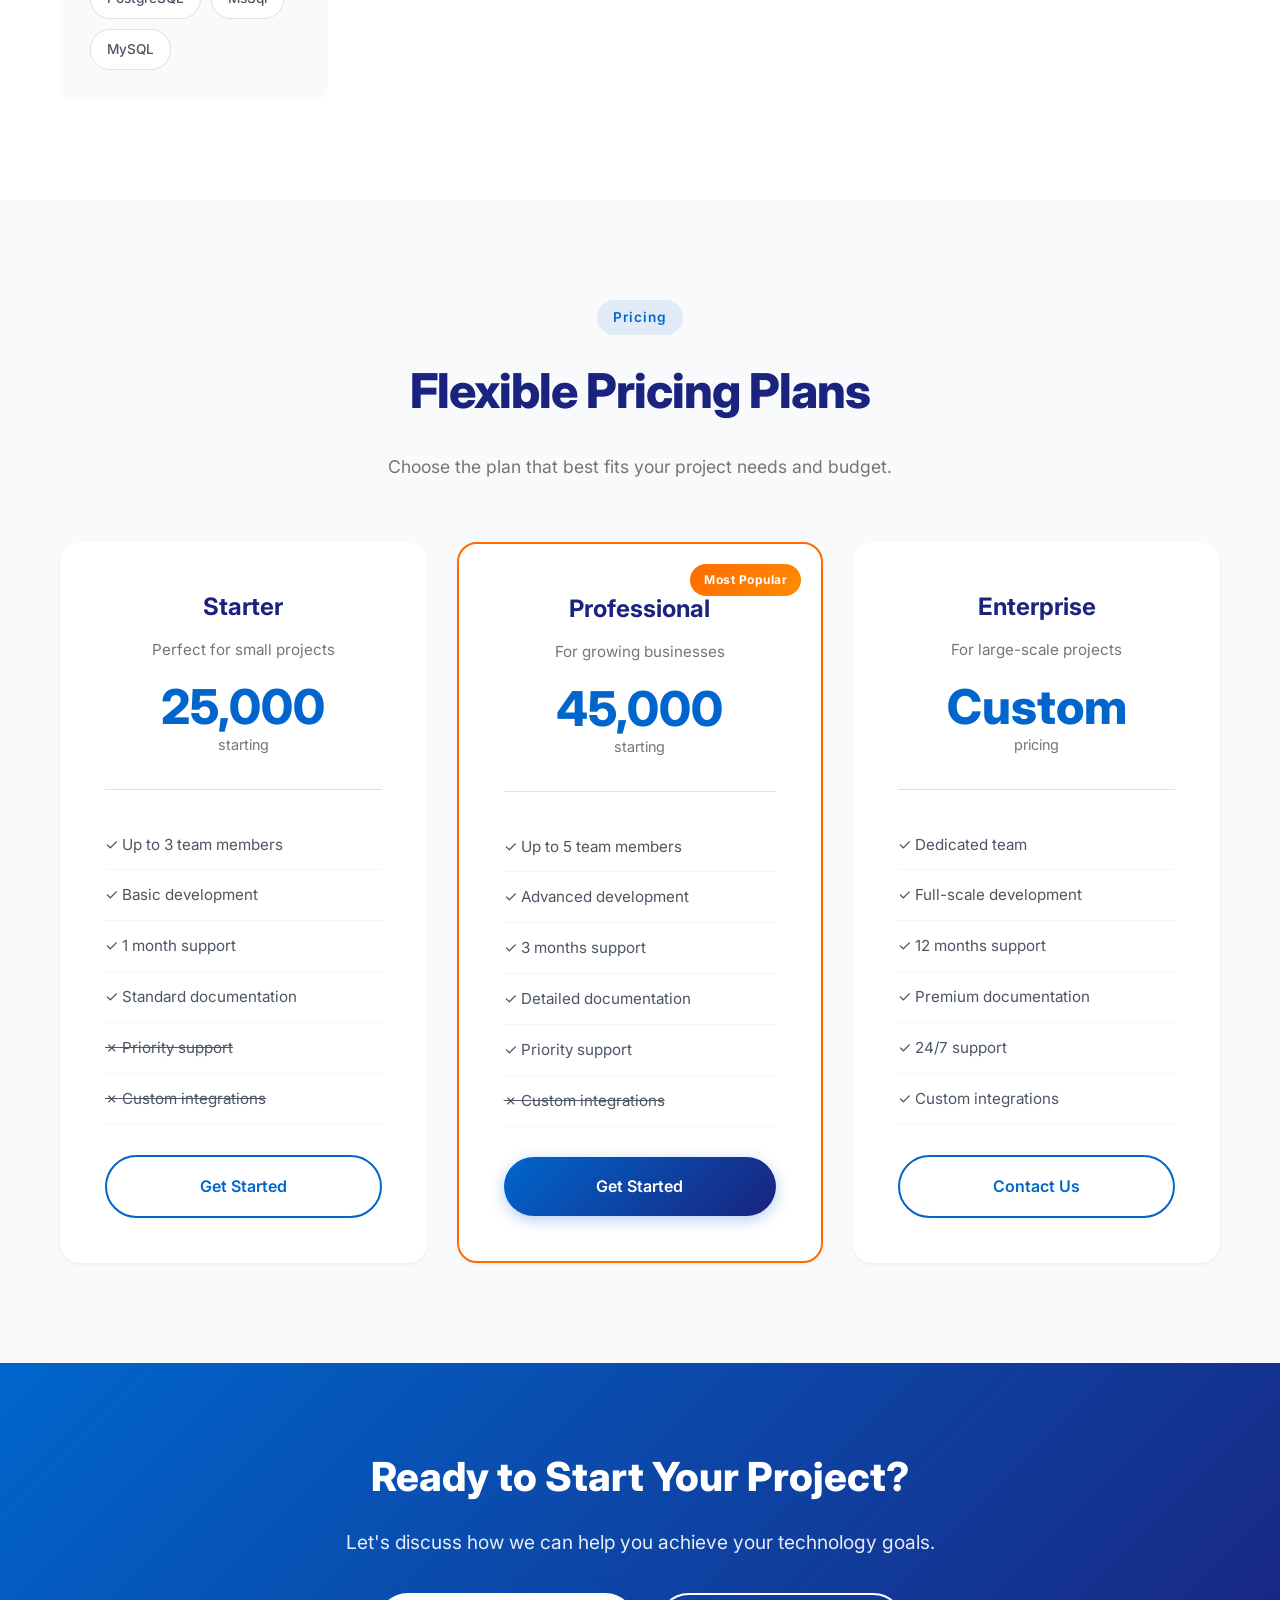
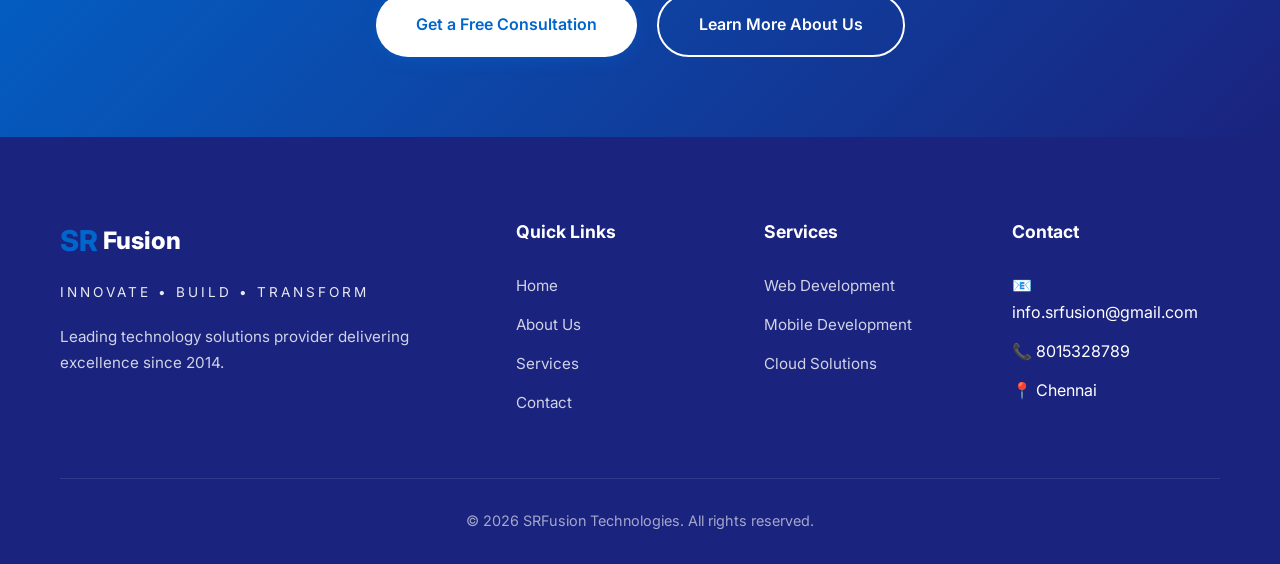
<file: services.html>
<!DOCTYPE html>
<html lang="en">
<head>
    <meta charset="UTF-8">
    <meta name="viewport" content="width=device-width, initial-scale=1.0">
    <link href="assets/SR.png" rel="icon">
    <title>SRFusion Technologies</title>
    <link rel="stylesheet" href="Css/styles.css">
    <link rel="preconnect" href="https://fonts.googleapis.com">
    <link rel="preconnect" href="https://fonts.gstatic.com" crossorigin>
    <link href="https://fonts.googleapis.com/css2?family=Inter:wght@300;400;500;600;700;800;900&family=Playfair+Display:wght@700&display=swap" rel="stylesheet">
</head>
<body>
    <!-- Navigation -->
    <nav class="navbar">
        <div class="nav-container">
            <div class="logo">
                <span class="logo-sr">SR</span>
                <span class="logo-text">Fusion</span>
            </div>
            <ul class="nav-menu">
                <li><a href="index.html">Home</a></li>
                <li><a href="about.html">About</a></li>
                <li><a href="services.html" class="active">Services</a></li>
                <li><a href="contact.html">Contact</a></li>
            </ul>
            <div class="hamburger">
                <span></span>
                <span></span>
                <span></span>
            </div>
        </div>
    </nav>

    <!-- Page Header -->
    <section class="page-header">
        <div class="container">
            <div class="page-header-content">
                <span class="page-tag">Our Services</span>
                <h1 class="page-title">Technology Solutions That Drive Success</h1>
                <p class="page-description">Comprehensive services designed to transform your business and accelerate your digital journey.</p>
            </div>
            <div class="page-header-visual">
                <div class="header-shape shape-1"></div>
                <div class="header-shape shape-2"></div>
            </div>
        </div>
    </section>

    <!-- Services Overview -->
    <section class="services-overview">
        <div class="container">
            <div class="section-header">
                <span class="section-tag">What We Offer</span>
                <h2 class="section-title">End-to-End Technology Services</h2>
                <p class="section-description">From strategy to implementation, we provide comprehensive solutions tailored to your unique business needs.</p>
            </div>
            
            <div class="services-grid">
                <!-- Web Development -->
                <div class="service-card premium">
                    <div class="service-header">
                        <div class="service-icon-wrapper">
                            <span class="service-icon">💻</span>
                        </div>
                        <h3>Web Development</h3>
                    </div>
                    <p class="service-description">Custom web applications built with modern frameworks like React, Angular, and Vue.js for optimal performance and user experience.</p>
                    <ul class="service-features">
                        <li>Custom Web Applications</li>
                        <li>E-commerce Solutions</li>
                        <li>Progressive Web Apps</li>
                        <li>API Development</li>
                        <li>Performance Optimization</li>
                    </ul>
                    <a href="contact.html" class="service-link">Get Started →</a>
                </div>

                <!-- Mobile Development -->
                <div class="service-card premium featured">
                    <div class="featured-badge">Most Popular</div>
                    <div class="service-header">
                        <div class="service-icon-wrapper">
                            <span class="service-icon">📱</span>
                        </div>
                        <h3>Mobile Development</h3>
                    </div>
                    <p class="service-description">Native and cross-platform mobile applications for iOS and Android that deliver exceptional user experiences.</p>
                    <ul class="service-features">
                        <li>iOS Development (Swift)</li>
                        <li>Android Development (Kotlin)</li>
                        <li>Cross-Platform (React Native)</li>
                        <li>Flutter Applications</li>
                        <li>App Store Optimization</li>
                    </ul>
                    <a href="contact.html" class="service-link">Get Started →</a>
                </div>

                <!-- Cloud Solutions -->
                <div class="service-card premium">
                    <div class="service-header">
                        <div class="service-icon-wrapper">
                            <span class="service-icon">☁️</span>
                        </div>
                        <h3>Cloud Solutions</h3>
                    </div>
                    <p class="service-description">Scalable cloud infrastructure and migration services to power your digital transformation and reduce costs.</p>
                    <ul class="service-features">
                        <li>AWS & Azure Services</li>
                        <li>Cloud Migration</li>
                        <li>DevOps & CI/CD</li>
                        <li>Serverless Architecture</li>
                        <li>Cloud Security</li>
                    </ul>
                    <a href="contact.html" class="service-link">Get Started →</a>
                </div>

                <!-- Cybersecurity -->
                <!-- <div class="service-card premium">
                    <div class="service-header">
                        <div class="service-icon-wrapper">
                            <span class="service-icon">🔒</span>
                        </div>
                        <h3>Cybersecurity</h3>
                    </div>
                    <p class="service-description">Comprehensive security solutions to protect your digital assets, data, and infrastructure from threats.</p>
                    <ul class="service-features">
                        <li>Security Audits</li>
                        <li>Penetration Testing</li>
                        <li>Compliance Management</li>
                        <li>Incident Response</li>
                        <li>Security Training</li>
                    </ul>
                    <a href="contact.html" class="service-link">Get Started →</a>
                </div> -->

                <!-- AI & Machine Learning -->
                <!-- <div class="service-card premium">
                    <div class="service-header">
                        <div class="service-icon-wrapper">
                            <span class="service-icon">🤖</span>
                        </div>
                        <h3>AI & Machine Learning</h3>
                    </div>
                    <p class="service-description">Intelligent solutions that leverage AI and ML to automate processes, gain insights, and drive innovation.</p>
                    <ul class="service-features">
                        <li>Predictive Analytics</li>
                        <li>Natural Language Processing</li>
                        <li>Computer Vision</li>
                        <li>Chatbots & Virtual Assistants</li>
                        <li>Process Automation</li>
                    </ul>
                    <a href="contact.html" class="service-link">Get Started →</a>
                </div> -->

                <!-- Data Analytics -->
                <!-- <div class="service-card premium">
                    <div class="service-header">
                        <div class="service-icon-wrapper">
                            <span class="service-icon">📊</span>
                        </div>
                        <h3>Data Analytics</h3>
                    </div>
                    <p class="service-description">Transform your data into actionable insights with our advanced analytics and business intelligence solutions.</p>
                    <ul class="service-features">
                        <li>Data Warehousing</li>
                        <li>Business Intelligence</li>
                        <li>Real-time Analytics</li>
                        <li>Data Visualization</li>
                        <li>Predictive Modeling</li>
                    </ul>
                    <a href="contact.html" class="service-link">Get Started →</a>
                </div> -->
            </div>
        </div>
    </section>

    <!-- Process Section -->
    <section class="process-section">
        <div class="container">
            <div class="section-header">
                <span class="section-tag">Our Process</span>
                <h2 class="section-title">How We Work</h2>
                <p class="section-description">A proven methodology that ensures successful project delivery every time.</p>
            </div>
            
            <div class="process-steps">
                <div class="process-step">
                    <div class="step-number">01</div>
                    <div class="step-content">
                        <h3>Discovery</h3>
                        <p>We begin by understanding your business goals, requirements, and challenges through in-depth consultations.</p>
                    </div>
                </div>
                <div class="process-step">
                    <div class="step-number">02</div>
                    <div class="step-content">
                        <h3>Strategy</h3>
                        <p>Our team develops a comprehensive strategy and roadmap tailored to your specific needs and objectives.</p>
                    </div>
                </div>
                <div class="process-step">
                    <div class="step-number">03</div>
                    <div class="step-content">
                        <h3>Development</h3>
                        <p>Using agile methodologies, we build your solution with regular updates and continuous feedback loops.</p>
                    </div>
                </div>
                <div class="process-step">
                    <div class="step-number">04</div>
                    <div class="step-content">
                        <h3>Testing</h3>
                        <p>Rigorous quality assurance ensures your solution meets the highest standards of performance and security.</p>
                    </div>
                </div>
                <div class="process-step">
                    <div class="step-number">05</div>
                    <div class="step-content">
                        <h3>Deployment</h3>
                        <p>Seamless deployment with minimal disruption, followed by comprehensive training and documentation.</p>
                    </div>
                </div>
                <div class="process-step">
                    <div class="step-number">06</div>
                    <div class="step-content">
                        <h3>Support</h3>
                        <p>Ongoing support and maintenance to ensure your solution continues to deliver value long-term.</p>
                    </div>
                </div>
            </div>
        </div>
    </section>

    <!-- Technologies Section -->
    <section class="technologies-section">
        <div class="container">
            <div class="section-header">
                <span class="section-tag">Technologies</span>
                <h2 class="section-title">Our Tech Stack</h2>
                <p class="section-description">We work with the latest and most reliable technologies to deliver cutting-edge solutions.</p>
            </div>
            
            <div class="tech-categories">
                <div class="tech-category">
                    <h4>Frontend</h4>
                    <div class="tech-tags">
                        <span class="tech-tag">React</span>
                        <span class="tech-tag">Angular</span>
                        <!-- <span class="tech-tag">Vue.js</span> -->
                        <span class="tech-tag">TypeScript</span>
                        <!-- <span class="tech-tag">Next.js</span> -->
                    </div>
                </div>
                <div class="tech-category">
                    <h4>Backend</h4>
                    <div class="tech-tags">
                        <span class="tech-tag">Node.js</span>
                        <span class="tech-tag">Python</span>
                        <span class="tech-tag">Java</span>
                        <span class="tech-tag">.NET</span>
                        <!-- <span class="tech-tag">Go</span> -->
                    </div>
                </div>
                <div class="tech-category">
                    <h4>Mobile</h4>
                    <div class="tech-tags">
                        <span class="tech-tag">React Native</span>
                        <span class="tech-tag">Flutter</span>
                        <span class="tech-tag">Swift</span>
                        <span class="tech-tag">Kotlin</span>
                    </div>
                </div>
                <div class="tech-category">
                    <h4>Cloud</h4>
                    <div class="tech-tags">
                        <span class="tech-tag">AWS</span>
                        <span class="tech-tag">Azure</span>
                        <!-- <span class="tech-tag">GCP</span>
                        <span class="tech-tag">Docker</span>
                        <span class="tech-tag">Kubernetes</span> -->
                    </div>
                </div>
                <div class="tech-category">
                    <h4>Database</h4>
                    <div class="tech-tags">
                        <span class="tech-tag">PostgreSQL</span>
                        <span class="tech-tag">MsSql</span>
                        <!-- <span class="tech-tag">Redis</span> -->
                        <span class="tech-tag">MySQL</span>
                    </div>
                </div>
                <!-- <div class="tech-category">
                    <h4>AI/ML</h4>
                    <div class="tech-tags">
                        <span class="tech-tag">TensorFlow</span>
                        <span class="tech-tag">PyTorch</span>
                        <span class="tech-tag">OpenAI</span>
                        <span class="tech-tag">Scikit-learn</span>
                    </div>
                </div> -->
            </div>
        </div>
    </section>

    <!-- Pricing Section -->
    <section class="pricing-section">
        <div class="container">
            <div class="section-header">
                <span class="section-tag">Pricing</span>
                <h2 class="section-title">Flexible Pricing Plans</h2>
                <p class="section-description">Choose the plan that best fits your project needs and budget.</p>
            </div>
            
            <div class="pricing-grid">
                <div class="pricing-card">
                    <div class="pricing-header">
                        <h3>Starter</h3>
                        <p class="pricing-subtitle">Perfect for small projects</p>
                        <div class="pricing-price">
                            <span class="price-amount">25,000</span>
                            <span class="price-period">starting</span>
                        </div>
                    </div>
                    <ul class="pricing-features">
                        <li class="feature-included">✓ Up to 3 team members</li>
                        <li class="feature-included">✓ Basic development</li>
                        <li class="feature-included">✓ 1 month support</li>
                        <li class="feature-included">✓ Standard documentation</li>
                        <li class="feature-excluded">✗ Priority support</li>
                        <li class="feature-excluded">✗ Custom integrations</li>
                    </ul>
                    <a href="contact.html" class="btn btn-outline">Get Started</a>
                </div>
                
                <div class="pricing-card featured">
                    <div class="featured-badge">Most Popular</div>
                    <div class="pricing-header">
                        <h3>Professional</h3>
                        <p class="pricing-subtitle">For growing businesses</p>
                        <div class="pricing-price">
                            <span class="price-amount">45,000</span>
                            <span class="price-period">starting</span>
                        </div>
                    </div>
                    <ul class="pricing-features">
                        <li class="feature-included">✓ Up to 5 team members</li>
                        <li class="feature-included">✓ Advanced development</li>
                        <li class="feature-included">✓ 3 months support</li>
                        <li class="feature-included">✓ Detailed documentation</li>
                        <li class="feature-included">✓ Priority support</li>
                        <li class="feature-excluded">✗ Custom integrations</li>
                    </ul>
                    <a href="contact.html" class="btn btn-primary">Get Started</a>
                </div>
                
                <div class="pricing-card">
                    <div class="pricing-header">
                        <h3>Enterprise</h3>
                        <p class="pricing-subtitle">For large-scale projects</p>
                        <div class="pricing-price">
                            <span class="price-amount">Custom</span>
                            <span class="price-period">pricing</span>
                        </div>
                    </div>
                    <ul class="pricing-features">
                        <li class="feature-included">✓ Dedicated team</li>
                        <li class="feature-included">✓ Full-scale development</li>
                        <li class="feature-included">✓ 12 months support</li>
                        <li class="feature-included">✓ Premium documentation</li>
                        <li class="feature-included">✓ 24/7 support</li>
                        <li class="feature-included">✓ Custom integrations</li>
                    </ul>
                    <a href="contact.html" class="btn btn-outline">Contact Us</a>
                </div>
            </div>
        </div>
    </section>

    <!-- CTA Section -->
    <section class="cta-section">
        <div class="container">
            <div class="cta-content">
                <h2>Ready to Start Your Project?</h2>
                <p>Let's discuss how we can help you achieve your technology goals.</p>
                <div class="cta-buttons">
                    <a href="contact.html" class="btn btn-primary">Get a Free Consultation</a>
                    <a href="about.html" class="btn btn-secondary">Learn More About Us</a>
                </div>
            </div>
        </div>
    </section>

    <!-- Footer -->
    <footer class="footer">
        <div class="container">
            <div class="footer-content">
                <div class="footer-brand">
                    <div class="footer-logo">
                        <span class="logo-sr">SR</span>
                        <span class="logo-text">Fusion</span>
                    </div>
                    <p class="footer-tagline">INNOVATE • BUILD • TRANSFORM</p>
                    <p class="footer-description">Leading technology solutions provider delivering excellence since 2014.</p>
                </div>
                <div class="footer-links-section">
                    <h4>Quick Links</h4>
                    <ul class="footer-links">
                        <li><a href="index.html">Home</a></li>
                        <li><a href="about.html">About Us</a></li>
                        <li><a href="services.html">Services</a></li>
                        <li><a href="contact.html">Contact</a></li>
                    </ul>
                </div>
                <div class="footer-links-section">
                    <h4>Services</h4>
                    <ul class="footer-links">
                        <li><a href="services.html">Web Development</a></li>
                        <li><a href="services.html">Mobile Development</a></li>
                        <li><a href="services.html">Cloud Solutions</a></li>
                        <!-- <li><a href="services.html">AI & ML</a></li> -->
                    </ul>
                </div>
                <div class="footer-links-section">
                    <h4>Contact</h4>
                    <ul class="footer-links">
                        <li>📧 info.srfusion@gmail.com</li>
                        <li>📞 8015328789</li>
                        <li>📍 Chennai</li>
                    </ul>
                </div>
            </div>
            <div class="footer-bottom">
                <p>&copy; 2026 SRFusion Technologies. All rights reserved.</p>
            </div>
        </div>
    </footer>

    <script src="Js/script.js"></script>
</body>
</html>
</file>
<file: Css/styles.css>
/* Reset and Base Styles */
* {
    margin: 0;
    padding: 0;
    box-sizing: border-box;
}

:root {
    --primary-blue: #0066CC;
    --primary-orange: #FF6B00;
    --dark-blue: #1a237e;
    --light-blue: #e3f2fd;
    --white: #ffffff;
    --gray-50: #f9fafb;
    --gray-100: #f5f5f5;
    --gray-200: #e0e0e0;
    --gray-300: #d1d5db;
    --gray-600: #757575;
    --gray-700: #4b5563;
    --gray-800: #424242;
    --gray-900: #1f2937;
    --text-dark: #1a1a1a;
    --text-light: #ffffff;
    --shadow-sm: 0 2px 4px rgba(0, 0, 0, 0.05);
    --shadow-md: 0 4px 6px rgba(0, 0, 0, 0.1);
    --shadow-lg: 0 10px 25px rgba(0, 0, 0, 0.15);
    --shadow-xl: 0 20px 40px rgba(0, 0, 0, 0.2);
    --transition: all 0.3s ease;
    --gradient-primary: linear-gradient(135deg, var(--primary-blue), var(--dark-blue));
    --gradient-orange: linear-gradient(135deg, var(--primary-orange), #ff8c00);
}

html {
    scroll-behavior: smooth;
}

body {
    font-family: 'Inter', -apple-system, BlinkMacSystemFont, 'Segoe UI', Roboto, sans-serif;
    line-height: 1.7;
    color: var(--text-dark);
    background-color: var(--white);
    overflow-x: hidden;
}

.container {
    max-width: 1200px;
    margin: 0 auto;
    padding: 0 20px;
}

.text-center {
    text-align: center;
}

/* Navigation */
.navbar {
    position: fixed;
    top: 0;
    left: 0;
    right: 0;
    background: rgba(255, 255, 255, 0.98);
    backdrop-filter: blur(20px);
    box-shadow: var(--shadow-sm);
    z-index: 1000;
    padding: 15px 0;
    transition: var(--transition);
}

.nav-container {
    max-width: 1200px;
    margin: 0 auto;
    padding: 0 20px;
    display: flex;
    justify-content: space-between;
    align-items: center;
}

.logo {
    display: flex;
    align-items: center;
    font-weight: 800;
    font-size: 1.5rem;
    letter-spacing: -0.5px;
}

.logo-sr {
    color: var(--primary-blue);
    font-size: 1.8rem;
    margin-right: 5px;
}

.logo-text {
    color: var(--dark-blue);
}

.nav-menu {
    display: flex;
    list-style: none;
    gap: 35px;
}

.nav-menu a {
    text-decoration: none;
    color: var(--gray-700);
    font-weight: 500;
    transition: var(--transition);
    position: relative;
    padding: 5px 0;
}

.nav-menu a::after {
    content: '';
    position: absolute;
    bottom: 0;
    left: 0;
    width: 0;
    height: 2px;
    background: var(--primary-orange);
    transition: var(--transition);
}

.nav-menu a:hover,
.nav-menu a.active {
    color: var(--primary-blue);
}

.nav-menu a:hover::after,
.nav-menu a.active::after {
    width: 100%;
}

.hamburger {
    display: none;
    flex-direction: column;
    cursor: pointer;
    gap: 5px;
    z-index: 1001;
}

.hamburger span {
    width: 25px;
    height: 3px;
    background: var(--dark-blue);
    transition: var(--transition);
    border-radius: 2px;
}

/* Hero Section */
.hero {
    min-height: 100vh;
    display: flex;
    align-items: center;
    justify-content: center;
    background: linear-gradient(135deg, var(--light-blue) 0%, var(--white) 50%, #fff5eb 100%);
    position: relative;
    overflow: hidden;
    padding: 120px 20px 80px;
}

.hero-content {
    text-align: center;
    z-index: 2;
    max-width: 900px;
}

.hero-badge {
    display: inline-block;
    padding: 8px 20px;
    background: rgba(0, 102, 204, 0.1);
    color: var(--primary-blue);
    border-radius: 30px;
    font-size: 0.9rem;
    font-weight: 600;
    margin-bottom: 30px;
    animation: fadeInUp 0.6s ease;
}

.hero-logo {
    margin-bottom: 30px;
    animation: fadeInUp 0.8s ease 0.2s both;
}

.logo-graphic {
    display: flex;
    justify-content: center;
    align-items: center;
    gap: 15px;
    margin-bottom: 30px;
}

.sr-s {
    font-size: 6rem;
    font-weight: 900;
    color: var(--primary-blue);
    text-shadow: 4px 4px 8px rgba(0, 102, 204, 0.2);
    animation: float 6s ease-in-out infinite;
}

.sr-r {
    font-size: 6rem;
    font-weight: 900;
    color: var(--primary-orange);
    text-shadow: 4px 4px 8px rgba(255, 107, 0, 0.2);
    animation: float 6s ease-in-out infinite 1s;
}

.hero-title {
    font-size: 4.5rem;
    font-weight: 900;
    color: var(--dark-blue);
    margin-bottom: 20px;
    letter-spacing: -2px;
    line-height: 1.1;
    animation: fadeInUp 0.8s ease 0.4s both;
}

.hero-subtitle {
    font-size: 1.3rem;
    font-weight: 500;
    color: var(--gray-600);
    margin-bottom: 40px;
    max-width: 700px;
    margin-left: auto;
    margin-right: auto;
    animation: fadeInUp 0.8s ease 0.6s both;
}

.hero-buttons {
    display: flex;
    gap: 20px;
    justify-content: center;
    flex-wrap: wrap;
    animation: fadeInUp 0.8s ease 0.8s both;
}

.hero-stats {
    display: flex;
    gap: 50px;
    justify-content: center;
    margin-top: 60px;
    animation: fadeInUp 0.8s ease 1s both;
}

.hero-stat {
    text-align: center;
}

.hero-stat .stat-number {
    display: block;
    font-size: 2.5rem;
    font-weight: 800;
    color: var(--primary-blue);
}

.hero-stat .stat-label {
    font-size: 0.9rem;
    color: var(--gray-600);
    font-weight: 500;
}

.btn {
    padding: 16px 40px;
    border-radius: 50px;
    font-weight: 600;
    text-decoration: none;
    transition: var(--transition);
    border: none;
    cursor: pointer;
    font-size: 1rem;
    display: inline-flex;
    align-items: center;
    gap: 10px;
}

.btn-primary {
    background: var(--gradient-primary);
    color: var(--white);
    box-shadow: 0 4px 15px rgba(0, 102, 204, 0.3);
}

.btn-primary:hover {
    transform: translateY(-3px);
    box-shadow: 0 8px 25px rgba(0, 102, 204, 0.4);
}

.btn-secondary {
    background: var(--white);
    color: var(--primary-blue);
    border: 2px solid var(--primary-blue);
}

.btn-secondary:hover {
    background: var(--primary-blue);
    color: var(--white);
    transform: translateY(-3px);
    box-shadow: 0 4px 15px rgba(0, 102, 204, 0.2);
}

.btn-outline {
    background: transparent;
    color: var(--primary-blue);
    border: 2px solid var(--primary-blue);
}

.btn-outline:hover {
    background: var(--primary-blue);
    color: var(--white);
}

.btn-full {
    width: 100%;
    justify-content: center;
}

.hero-background {
    position: absolute;
    top: 0;
    left: 0;
    right: 0;
    bottom: 0;
    z-index: 1;
}

.floating-shape {
    position: absolute;
    border-radius: 50%;
    opacity: 0.08;
    animation: float 8s ease-in-out infinite;
}

.shape-1 {
    width: 400px;
    height: 400px;
    background: var(--primary-blue);
    top: 10%;
    left: 10%;
    animation-delay: 0s;
}

.shape-2 {
    width: 300px;
    height: 300px;
    background: var(--primary-orange);
    top: 60%;
    right: 10%;
    animation-delay: 2s;
}

.shape-3 {
    width: 200px;
    height: 200px;
    background: var(--dark-blue);
    bottom: 20%;
    left: 20%;
    animation-delay: 4s;
}

.shape-4 {
    width: 150px;
    height: 150px;
    background: var(--primary-orange);
    top: 30%;
    right: 30%;
    animation-delay: 3s;
}

.grid-pattern {
    position: absolute;
    top: 0;
    left: 0;
    right: 0;
    bottom: 0;
    background-image: 
        linear-gradient(rgba(0, 102, 204, 0.03) 1px, transparent 1px),
        linear-gradient(90deg, rgba(0, 102, 204, 0.03) 1px, transparent 1px);
    background-size: 50px 50px;
}

@keyframes float {
    0%, 100% {
        transform: translateY(0) rotate(0deg);
    }
    50% {
        transform: translateY(-40px) rotate(15deg);
    }
}

@keyframes fadeInUp {
    from {
        opacity: 0;
        transform: translateY(30px);
    }
    to {
        opacity: 1;
        transform: translateY(0);
    }
}

/* Trusted By Section */
.trusted-by {
    padding: 60px 0;
    background: var(--white);
    border-bottom: 1px solid var(--gray-200);
}

.trusted-label {
    text-align: center;
    color: var(--gray-600);
    font-size: 0.9rem;
    font-weight: 500;
    margin-bottom: 30px;
    letter-spacing: 1px;
}

.trusted-logos {
    display: flex;
    justify-content: center;
    gap: 60px;
    flex-wrap: wrap;
}

.trust-logo {
    font-size: 1.5rem;
    font-weight: 700;
    color: var(--gray-400);
    transition: var(--transition);
}

.trust-logo:hover {
    color: var(--primary-blue);
}

/* Section Styles */
section {
    padding: 100px 0;
}

.section-tag {
    display: inline-block;
    padding: 6px 16px;
    background: rgba(0, 102, 204, 0.1);
    color: var(--primary-blue);
    border-radius: 20px;
    font-size: 0.85rem;
    font-weight: 600;
    margin-bottom: 15px;
    letter-spacing: 1px;
}

.section-header {
    text-align: center;
    margin-bottom: 60px;
}

.section-title {
    font-size: 3rem;
    font-weight: 800;
    color: var(--dark-blue);
    margin-bottom: 20px;
    letter-spacing: -1px;
}

.section-description {
    font-size: 1.1rem;
    color: var(--gray-600);
    max-width: 700px;
    margin: 0 auto;
}

/* Services Preview */
.services-preview {
    background: var(--gray-50);
}

.services-grid {
    display: grid;
    grid-template-columns: repeat(auto-fit, minmax(320px, 1fr));
    gap: 30px;
}

.service-card.premium {
    background: var(--white);
    padding: 45px 35px;
    border-radius: 20px;
    text-align: center;
    box-shadow: var(--shadow-sm);
    transition: var(--transition);
    border: 2px solid transparent;
    position: relative;
    overflow: hidden;
}

.service-card.premium::before {
    content: '';
    position: absolute;
    top: 0;
    left: 0;
    right: 0;
    height: 4px;
    background: var(--gradient-primary);
    opacity: 0;
    transition: var(--transition);
}

.service-card.premium:hover {
    transform: translateY(-10px);
    box-shadow: var(--shadow-xl);
    border-color: var(--primary-blue);
}

.service-card.premium:hover::before {
    opacity: 1;
}

.service-card.premium.featured {
    border-color: var(--primary-orange);
}

.service-card.premium.featured::before {
    background: var(--gradient-orange);
    opacity: 1;
}

.featured-badge {
    position: absolute;
    top: 20px;
    right: 20px;
    background: var(--gradient-orange);
    color: var(--white);
    padding: 6px 14px;
    border-radius: 20px;
    font-size: 0.75rem;
    font-weight: 700;
    letter-spacing: 0.5px;
}

.service-icon-wrapper {
    width: 80px;
    height: 80px;
    background: var(--light-blue);
    border-radius: 20px;
    display: flex;
    align-items: center;
    justify-content: center;
    margin: 0 auto 25px;
    transition: var(--transition);
}

.service-card.premium:hover .service-icon-wrapper {
    background: var(--primary-blue);
}

.service-icon-wrapper .service-icon {
    font-size: 2.5rem;
    transition: var(--transition);
}

.service-card.premium:hover .service-icon-wrapper .service-icon {
    filter: brightness(0) invert(1);
}

.service-card.premium h3 {
    color: var(--dark-blue);
    margin-bottom: 15px;
    font-size: 1.4rem;
    font-weight: 700;
}

.service-card.premium p {
    color: var(--gray-600);
    font-size: 1rem;
    margin-bottom: 25px;
    line-height: 1.6;
}

.service-link {
    color: var(--primary-blue);
    font-weight: 600;
    text-decoration: none;
    display: inline-flex;
    align-items: center;
    gap: 8px;
    transition: var(--transition);
}

.service-link:hover {
    gap: 15px;
}

/* Why Choose Section */
.why-choose {
    background: var(--white);
}

.why-content {
    display: grid;
    grid-template-columns: 1fr 1fr;
    gap: 80px;
    align-items: center;
}

.why-features {
    margin: 40px 0;
}

.why-feature {
    display: flex;
    gap: 20px;
    margin-bottom: 25px;
}

.feature-icon {
    width: 40px;
    height: 40px;
    background: var(--light-blue);
    border-radius: 50%;
    display: flex;
    align-items: center;
    justify-content: center;
    color: var(--primary-blue);
    font-weight: 700;
    flex-shrink: 0;
}

.feature-content h4 {
    color: var(--dark-blue);
    font-size: 1.1rem;
    font-weight: 700;
    margin-bottom: 5px;
}

.feature-content p {
    color: var(--gray-600);
    font-size: 0.95rem;
}

.why-visual {
    display: flex;
    justify-content: center;
}

.why-card {
    background: var(--gradient-primary);
    padding: 50px;
    border-radius: 30px;
    color: var(--white);
    box-shadow: var(--shadow-xl);
    max-width: 400px;
}

.why-card-header {
    text-align: center;
    margin-bottom: 30px;
    padding-bottom: 30px;
    border-bottom: 1px solid rgba(255, 255, 255, 0.2);
}

.card-year {
    display: block;
    font-size: 4rem;
    font-weight: 900;
    line-height: 1;
}

.card-label {
    font-size: 1.1rem;
    opacity: 0.9;
}

.why-card-body {
    display: flex;
    flex-direction: column;
    gap: 25px;
}

.achievement {
    display: flex;
    justify-content: space-between;
    align-items: center;
}

.achievement-number {
    font-size: 2rem;
    font-weight: 800;
}

.achievement-text {
    font-size: 0.95rem;
    opacity: 0.9;
}

/* Testimonials */
.testimonials {
    background: var(--gray-50);
}

.testimonials-grid {
    display: grid;
    grid-template-columns: repeat(auto-fit, minmax(300px, 1fr));
    gap: 30px;
}

.testimonial-card {
    background: var(--white);
    padding: 40px;
    border-radius: 20px;
    box-shadow: var(--shadow-sm);
    transition: var(--transition);
}

.testimonial-card:hover {
    transform: translateY(-5px);
    box-shadow: var(--shadow-lg);
}

.testimonial-rating {
    color: #FFD700;
    font-size: 1.2rem;
    margin-bottom: 20px;
}

.testimonial-text {
    color: var(--gray-700);
    font-size: 1.05rem;
    line-height: 1.7;
    margin-bottom: 25px;
    font-style: italic;
}

.testimonial-author {
    display: flex;
    align-items: center;
    gap: 15px;
}

.author-avatar {
    width: 50px;
    height: 50px;
    background: var(--gradient-primary);
    border-radius: 50%;
    display: flex;
    align-items: center;
    justify-content: center;
    color: var(--white);
    font-weight: 700;
    font-size: 1.1rem;
}

.author-name {
    display: block;
    font-weight: 700;
    color: var(--dark-blue);
}

.author-role {
    font-size: 0.9rem;
    color: var(--gray-600);
}

/* CTA Section */
.cta-section {
    background: var(--gradient-primary);
    padding: 80px 0;
    text-align: center;
}

.cta-content h2 {
    color: var(--white);
    font-size: 2.5rem;
    font-weight: 800;
    margin-bottom: 15px;
}

.cta-content > p {
    color: rgba(255, 255, 255, 0.9);
    font-size: 1.2rem;
    margin-bottom: 35px;
}

.cta-buttons {
    display: flex;
    gap: 20px;
    justify-content: center;
    flex-wrap: wrap;
}

.cta-buttons .btn-primary {
    background: var(--white);
    color: var(--primary-blue);
}

.cta-buttons .btn-secondary {
    background: transparent;
    color: var(--white);
    border-color: var(--white);
}

.cta-buttons .btn-secondary:hover {
    background: var(--white);
    color: var(--primary-blue);
}

/* Page Header */
.page-header {
    padding: 180px 20px 100px;
    background: linear-gradient(135deg, var(--light-blue) 0%, var(--white) 100%);
    position: relative;
    overflow: hidden;
}

.page-header-content {
    max-width: 800px;
    position: relative;
    z-index: 2;
}

.page-tag {
    display: inline-block;
    padding: 8px 20px;
    background: rgba(0, 102, 204, 0.1);
    color: var(--primary-blue);
    border-radius: 30px;
    font-size: 0.9rem;
    font-weight: 600;
    margin-bottom: 20px;
}

.page-title {
    font-size: 3.5rem;
    font-weight: 900;
    color: var(--dark-blue);
    margin-bottom: 20px;
    letter-spacing: -1px;
}

.page-description {
    font-size: 1.2rem;
    color: var(--gray-600);
    max-width: 600px;
}

.page-header-visual {
    position: absolute;
    top: 0;
    right: 0;
    width: 50%;
    height: 100%;
    z-index: 1;
}

.header-shape {
    position: absolute;
    border-radius: 50%;
    opacity: 0.1;
}

.header-shape.shape-1 {
    width: 400px;
    height: 400px;
    background: var(--primary-blue);
    top: 20%;
    right: 10%;
}

.header-shape.shape-2 {
    width: 300px;
    height: 300px;
    background: var(--primary-orange);
    bottom: 20%;
    right: 30%;
}

/* Our Story */
.our-story {
    background: var(--white);
}

.story-content {
    display: grid;
    grid-template-columns: 1fr 1fr;
    gap: 80px;
    align-items: start;
}

.story-paragraph {
    color: var(--gray-600);
    margin-bottom: 20px;
    font-size: 1.1rem;
    line-height: 1.8;
}

.story-cta {
    margin-top: 30px;
}

.story-visual {
    display: flex;
    flex-direction: column;
    gap: 20px;
}

.story-card {
    background: var(--gray-50);
    padding: 30px;
    border-radius: 15px;
    border-left: 4px solid var(--primary-blue);
    transition: var(--transition);
}

.story-card:hover {
    transform: translateX(10px);
    box-shadow: var(--shadow-md);
}

.story-card-year {
    font-size: 2rem;
    font-weight: 800;
    color: var(--primary-blue);
    margin-bottom: 5px;
}

.story-card-title {
    font-size: 1.2rem;
    font-weight: 700;
    color: var(--dark-blue);
    margin-bottom: 10px;
}

.story-card-desc {
    color: var(--gray-600);
    font-size: 0.95rem;
}

/* Mission Vision */
.mission-vision {
    background: var(--gray-50);
}

.mv-grid {
    display: grid;
    grid-template-columns: repeat(3, 1fr);
    gap: 30px;
}

.mv-card {
    background: var(--white);
    padding: 40px;
    border-radius: 20px;
    text-align: center;
    box-shadow: var(--shadow-sm);
    transition: var(--transition);
}

.mv-card:hover {
    transform: translateY(-10px);
    box-shadow: var(--shadow-lg);
}

.mv-icon {
    font-size: 3rem;
    margin-bottom: 20px;
}

.mv-card h3 {
    color: var(--dark-blue);
    margin-bottom: 15px;
    font-size: 1.3rem;
}

.mv-card p {
    color: var(--gray-600);
    font-size: 1rem;
    line-height: 1.7;
}

/* Team Section */
.team-section {
    background: var(--white);
}

.team-grid {
    display: grid;
    grid-template-columns: repeat(auto-fit, minmax(250px, 1fr));
    gap: 30px;
}

.team-card {
    background: var(--white);
    border-radius: 20px;
    overflow: hidden;
    box-shadow: var(--shadow-sm);
    transition: var(--transition);
}

.team-card:hover {
    transform: translateY(-10px);
    box-shadow: var(--shadow-lg);
}

.team-image {
    height: 200px;
    background: var(--light-blue);
    display: flex;
    align-items: center;
    justify-content: center;
}

.team-placeholder {
    font-size: 4rem;
}

.team-info {
    padding: 25px;
    text-align: center;
}

.team-info h4 {
    color: var(--dark-blue);
    font-size: 1.2rem;
    font-weight: 700;
    margin-bottom: 5px;
}

.team-role {
    display: block;
    color: var(--primary-blue);
    font-size: 0.9rem;
    font-weight: 600;
    margin-bottom: 15px;
}

.team-bio {
    color: var(--gray-600);
    font-size: 0.9rem;
    line-height: 1.6;
}

/* Stats Section */
.stats-section {
    background: var(--gradient-primary);
    padding: 80px 0;
}

.stats-section .section-title {
    color: var(--white);
}

.stats-section .section-title::after {
    background: linear-gradient(90deg, var(--white), var(--primary-orange));
}

.stats-grid {
    display: grid;
    grid-template-columns: repeat(auto-fit, minmax(180px, 1fr));
    gap: 30px;
}

.stat-item {
    text-align: center;
    padding: 30px;
    background: rgba(255, 255, 255, 0.1);
    border-radius: 15px;
    backdrop-filter: blur(10px);
    transition: var(--transition);
}

.stat-item:hover {
    transform: translateY(-5px);
    background: rgba(255, 255, 255, 0.15);
}

.stat-icon {
    font-size: 2.5rem;
    margin-bottom: 15px;
}

.stat-number {
    display: block;
    font-size: 2.5rem;
    font-weight: 800;
    color: var(--white);
    margin-bottom: 5px;
}

.stat-label {
    font-size: 0.9rem;
    color: rgba(255, 255, 255, 0.9);
}

/* Culture Section */
.culture-section {
    background: var(--white);
}

.culture-content {
    display: grid;
    grid-template-columns: 1fr 1fr;
    gap: 80px;
    align-items: center;
}

.culture-description {
    color: var(--gray-600);
    margin-bottom: 40px;
    font-size: 1.1rem;
    line-height: 1.8;
}

.culture-values {
    display: grid;
    grid-template-columns: 1fr 1fr;
    gap: 25px;
}

.culture-value {
    display: flex;
    gap: 15px;
}

.culture-icon {
    font-size: 2rem;
    flex-shrink: 0;
}

.culture-value h4 {
    color: var(--dark-blue);
    font-weight: 700;
    margin-bottom: 5px;
}

.culture-value p {
    color: var(--gray-600);
    font-size: 0.9rem;
}

.culture-visual {
    display: flex;
    justify-content: center;
}

.culture-card {
    background: var(--light-blue);
    padding: 50px;
    border-radius: 30px;
    text-align: center;
    max-width: 400px;
}

.culture-card h3 {
    color: var(--dark-blue);
    font-size: 1.8rem;
    margin-bottom: 15px;
}

.culture-card > p {
    color: var(--gray-600);
    margin-bottom: 30px;
}

/* Services Overview */
.services-overview {
    background: var(--white);
}

.service-card.premium .service-header {
    margin-bottom: 20px;
}

.service-description {
    color: var(--gray-600);
    margin-bottom: 20px;
    line-height: 1.7;
}

.service-features {
    list-style: none;
    text-align: left;
    margin-bottom: 25px;
}

.service-features li {
    padding: 8px 0;
    color: var(--gray-700);
    font-size: 0.95rem;
    border-bottom: 1px solid var(--gray-100);
}

.service-features li:last-child {
    border-bottom: none;
}

/* Process Section */
.process-section {
    background: var(--gray-50);
}

.process-steps {
    display: grid;
    grid-template-columns: repeat(auto-fit, minmax(300px, 1fr));
    gap: 30px;
}

.process-step {
    display: flex;
    gap: 20px;
    align-items: flex-start;
}

.step-number {
    font-size: 3rem;
    font-weight: 900;
    color: var(--primary-blue);
    opacity: 0.3;
    line-height: 1;
    flex-shrink: 0;
}

.step-content h3 {
    color: var(--dark-blue);
    font-size: 1.3rem;
    font-weight: 700;
    margin-bottom: 10px;
}

.step-content p {
    color: var(--gray-600);
    font-size: 0.95rem;
    line-height: 1.6;
}

/* Technologies Section */
.technologies-section {
    background: var(--white);
}

.tech-categories {
    display: grid;
    grid-template-columns: repeat(auto-fit, minmax(250px, 1fr));
    gap: 30px;
}

.tech-category {
    background: var(--gray-50);
    padding: 30px;
    border-radius: 15px;
    transition: var(--transition);
}

.tech-category:hover {
    transform: translateY(-5px);
    box-shadow: var(--shadow-md);
}

.tech-category h4 {
    color: var(--dark-blue);
    font-size: 1.1rem;
    font-weight: 700;
    margin-bottom: 20px;
}

.tech-tags {
    display: flex;
    flex-wrap: wrap;
    gap: 10px;
}

.tech-tag {
    padding: 8px 16px;
    background: var(--white);
    border-radius: 20px;
    font-size: 0.85rem;
    font-weight: 500;
    color: var(--gray-700);
    border: 1px solid var(--gray-200);
    transition: var(--transition);
}

.tech-tag:hover {
    background: var(--primary-blue);
    color: var(--white);
    border-color: var(--primary-blue);
}

/* Pricing Section */
.pricing-section {
    background: var(--gray-50);
}

.pricing-grid {
    display: grid;
    grid-template-columns: repeat(auto-fit, minmax(300px, 1fr));
    gap: 30px;
}

.pricing-card {
    background: var(--white);
    padding: 45px;
    border-radius: 20px;
    box-shadow: var(--shadow-sm);
    transition: var(--transition);
    position: relative;
}

.pricing-card:hover {
    transform: translateY(-10px);
    box-shadow: var(--shadow-xl);
}

.pricing-card.featured {
    border: 2px solid var(--primary-orange);
    transform: scale(1.05);
}

.pricing-card.featured:hover {
    transform: scale(1.05) translateY(-10px);
}

.pricing-header {
    text-align: center;
    margin-bottom: 30px;
    padding-bottom: 30px;
    border-bottom: 1px solid var(--gray-200);
}

.pricing-header h3 {
    color: var(--dark-blue);
    font-size: 1.5rem;
    font-weight: 700;
    margin-bottom: 10px;
}

.pricing-subtitle {
    color: var(--gray-600);
    font-size: 0.95rem;
}

.pricing-price {
    margin-top: 20px;
}

.price-amount {
    display: block;
    font-size: 3rem;
    font-weight: 800;
    color: var(--primary-blue);
    line-height: 1;
}

.price-period {
    color: var(--gray-600);
    font-size: 0.9rem;
}

.pricing-features {
    list-style: none;
    margin-bottom: 30px;
}

.pricing-features li {
    padding: 12px 0;
    color: var(--gray-700);
    font-size: 0.95rem;
    border-bottom: 1px solid var(--gray-100);
}

.feature-included {
    color: var(--gray-700);
}

.feature-excluded {
    color: var(--gray-400);
    text-decoration: line-through;
}

.pricing-card .btn {
    width: 100%;
    justify-content: center;
}

/* Contact Section */
.contact-section {
    background: var(--white);
}

.contact-layout {
    display: grid;
    grid-template-columns: 1fr 1.5fr;
    gap: 60px;
}

.contact-info-header {
    margin-bottom: 40px;
}

.contact-details {
    display: flex;
    flex-direction: column;
    gap: 25px;
    margin-bottom: 40px;
}

.contact-item {
    display: flex;
    gap: 20px;
    align-items: flex-start;
}

.contact-item .contact-icon {
    font-size: 1.8rem;
    flex-shrink: 0;
}

.contact-text h4 {
    color: var(--dark-blue);
    font-weight: 700;
    margin-bottom: 5px;
}

.contact-text p {
    color: var(--gray-600);
    font-size: 0.95rem;
    line-height: 1.6;
}

.social-links {
    margin-top: 40px;
}

.social-links h4 {
    color: var(--dark-blue);
    font-weight: 700;
    margin-bottom: 15px;
}

.social-icons {
    display: flex;
    gap: 15px;
}

.social-icon {
    padding: 12px 20px;
    background: var(--light-blue);
    color: var(--primary-blue);
    border-radius: 10px;
    text-decoration: none;
    font-weight: 600;
    font-size: 0.9rem;
    transition: var(--transition);
}

.social-icon:hover {
    background: var(--primary-blue);
    color: var(--white);
}

.contact-form-wrapper {
    background: var(--gray-50);
    padding: 50px;
    border-radius: 20px;
}

.contact-form {
    display: flex;
    flex-direction: column;
    gap: 20px;
}

.form-row {
    display: grid;
    grid-template-columns: 1fr 1fr;
    gap: 20px;
}

.form-group label {
    display: block;
    color: var(--dark-blue);
    font-weight: 600;
    margin-bottom: 8px;
    font-size: 0.95rem;
}

.form-group input,
.form-group select,
.form-group textarea {
    width: 100%;
    padding: 14px 18px;
    border: 2px solid var(--gray-200);
    border-radius: 10px;
    font-family: inherit;
    font-size: 1rem;
    transition: var(--transition);
    background: var(--white);
}

.form-group input:focus,
.form-group select:focus,
.form-group textarea:focus {
    outline: none;
    border-color: var(--primary-blue);
    box-shadow: 0 0 0 4px rgba(0, 102, 204, 0.1);
}

.form-group textarea {
    resize: vertical;
    min-height: 120px;
}

.checkbox-group {
    display: flex;
    align-items: center;
}

.checkbox-label {
    display: flex;
    align-items: center;
    gap: 10px;
    cursor: pointer;
}

.checkbox-label input[type="checkbox"] {
    width: 20px;
    height: 20px;
    cursor: pointer;
}

.checkbox-label span {
    color: var(--gray-700);
    font-size: 0.95rem;
}

/* Map Section */
.map-section {
    background: var(--gray-50);
    padding: 80px 0;
}

.map-wrapper {
    max-width: 800px;
    margin: 0 auto;
}

.map-placeholder {
    background: var(--light-blue);
    height: 400px;
    border-radius: 20px;
    display: flex;
    align-items: center;
    justify-content: center;
}

.map-content {
    text-align: center;
}

.map-icon {
    font-size: 4rem;
    margin-bottom: 20px;
}

.map-content h3 {
    color: var(--dark-blue);
    font-size: 1.5rem;
    margin-bottom: 10px;
}

.map-content > p {
    color: var(--gray-600);
    margin-bottom: 25px;
}

/* FAQ Section */
.faq-section {
    background: var(--white);
}

.faq-grid {
    display: grid;
    grid-template-columns: repeat(auto-fit, minmax(400px, 1fr));
    gap: 25px;
}

.faq-item {
    background: var(--gray-50);
    padding: 30px;
    border-radius: 15px;
    transition: var(--transition);
}

.faq-item:hover {
    box-shadow: var(--shadow-md);
}

.faq-question {
    display: flex;
    justify-content: space-between;
    align-items: center;
    margin-bottom: 15px;
    cursor: pointer;
}

.faq-question h4 {
    color: var(--dark-blue);
    font-size: 1.1rem;
    font-weight: 700;
    flex: 1;
}

.faq-toggle {
    font-size: 1.5rem;
    color: var(--primary-blue);
    font-weight: 700;
    transition: var(--transition);
}

.faq-item.active .faq-toggle {
    transform: rotate(45deg);
}

.faq-answer {
    color: var(--gray-600);
    font-size: 0.95rem;
    line-height: 1.7;
    display: none;
    padding-top: 15px;
    border-top: 1px solid var(--gray-200);
}

.faq-item.active .faq-answer {
    display: block;
}

/* Footer */
.footer {
    background: var(--dark-blue);
    color: var(--white);
    padding: 80px 0 30px;
}

.footer-content {
    display: grid;
    grid-template-columns: 2fr 1fr 1fr 1fr;
    gap: 40px;
    margin-bottom: 50px;
}

.footer-brand {
    padding-right: 40px;
}

.footer-logo {
    display: flex;
    align-items: center;
    font-weight: 800;
    font-size: 1.5rem;
    margin-bottom: 15px;
}

.footer-logo .logo-sr {
    color: var(--primary-blue);
}

.footer-logo .logo-text {
    color: var(--white);
}

.footer-tagline {
    letter-spacing: 3px;
    font-size: 0.85rem;
    margin-bottom: 20px;
    opacity: 0.9;
}

.footer-description {
    color: rgba(255, 255, 255, 0.8);
    font-size: 0.95rem;
    line-height: 1.7;
}

.footer-links-section h4 {
    font-size: 1.1rem;
    font-weight: 700;
    margin-bottom: 25px;
}

.footer-links {
    list-style: none;
}

.footer-links li {
    margin-bottom: 12px;
}

.footer-links a {
    color: rgba(255, 255, 255, 0.8);
    text-decoration: none;
    transition: var(--transition);
    font-size: 0.95rem;
}

.footer-links a:hover {
    color: var(--primary-orange);
    padding-left: 5px;
}

.footer-bottom {
    text-align: center;
    padding-top: 30px;
    border-top: 1px solid rgba(255, 255, 255, 0.1);
}

.footer-bottom p {
    color: rgba(255, 255, 255, 0.6);
    font-size: 0.9rem;
}

/* Responsive Design */
@media (max-width: 1024px) {
    .why-content,
    .story-content,
    .culture-content,
    .contact-layout,
    .footer-content {
        grid-template-columns: 1fr;
               gap: 40px;
    }

    .mv-grid {
        grid-template-columns: 1fr;
    }

    .why-visual,
    .culture-visual {
        order: -1;
    }

    .hero-title {
        font-size: 3.5rem;
    }

    .sr-s,
    .sr-r {
        font-size: 5rem;
    }

    .page-title {
        font-size: 2.5rem;
    }
}

@media (max-width: 768px) {
    .nav-menu {
        position: fixed;
        left: -100%;
        top: 70px;
        flex-direction: column;
        background: var(--white);
        width: 100%;
        text-align: center;
        transition: var(--transition);
        box-shadow: var(--shadow-md);
        padding: 30px 0;
        gap: 25px;
    }

    .nav-menu.active {
        left: 0;
    }

    .hamburger {
        display: flex;
    }

    .hamburger.active span:nth-child(1) {
        transform: rotate(45deg) translate(5px, 5px);
    }

    .hamburger.active span:nth-child(2) {
        opacity: 0;
    }

    .hamburger.active span:nth-child(3) {
        transform: rotate(-45deg) translate(7px, -6px);
    }

    .hero {
        padding: 100px 20px 60px;
    }

    .hero-title {
        font-size: 2.5rem;
    }

    .sr-s,
    .sr-r {
        font-size: 4rem;
    }

    .hero-subtitle {
        font-size: 1.1rem;
    }

    .hero-stats {
        flex-direction: column;
        gap: 30px;
    }

    .hero-buttons {
        flex-direction: column;
        align-items: center;
    }

    .btn {
        width: 100%;
        max-width: 280px;
        justify-content: center;
    }

    .section-title {
        font-size: 2rem;
    }

    .page-title {
        font-size: 2rem;
    }

    .form-row {
        grid-template-columns: 1fr;
    }

    .culture-values {
        grid-template-columns: 1fr;
    }

    .faq-grid {
        grid-template-columns: 1fr;
    }

    .footer-content {
        grid-template-columns: 1fr 1fr;
    }

    .footer-brand {
        grid-column: 1 / -1;
        padding-right: 0;
    }
}

@media (max-width: 480px) {
    .hero-title {
        font-size: 2rem;
    }

    .sr-s,
    .sr-r {
        font-size: 3rem;
    }

    .section-title {
        font-size: 1.75rem;
    }

    .services-grid,
    .testimonials-grid,
    .team-grid,
    .tech-categories,
    .pricing-grid {
        grid-template-columns: 1fr;
    }

    .footer-content {
        grid-template-columns: 1fr;
    }

    .contact-form-wrapper {
        padding: 30px 20px;
    }
}
</file>
